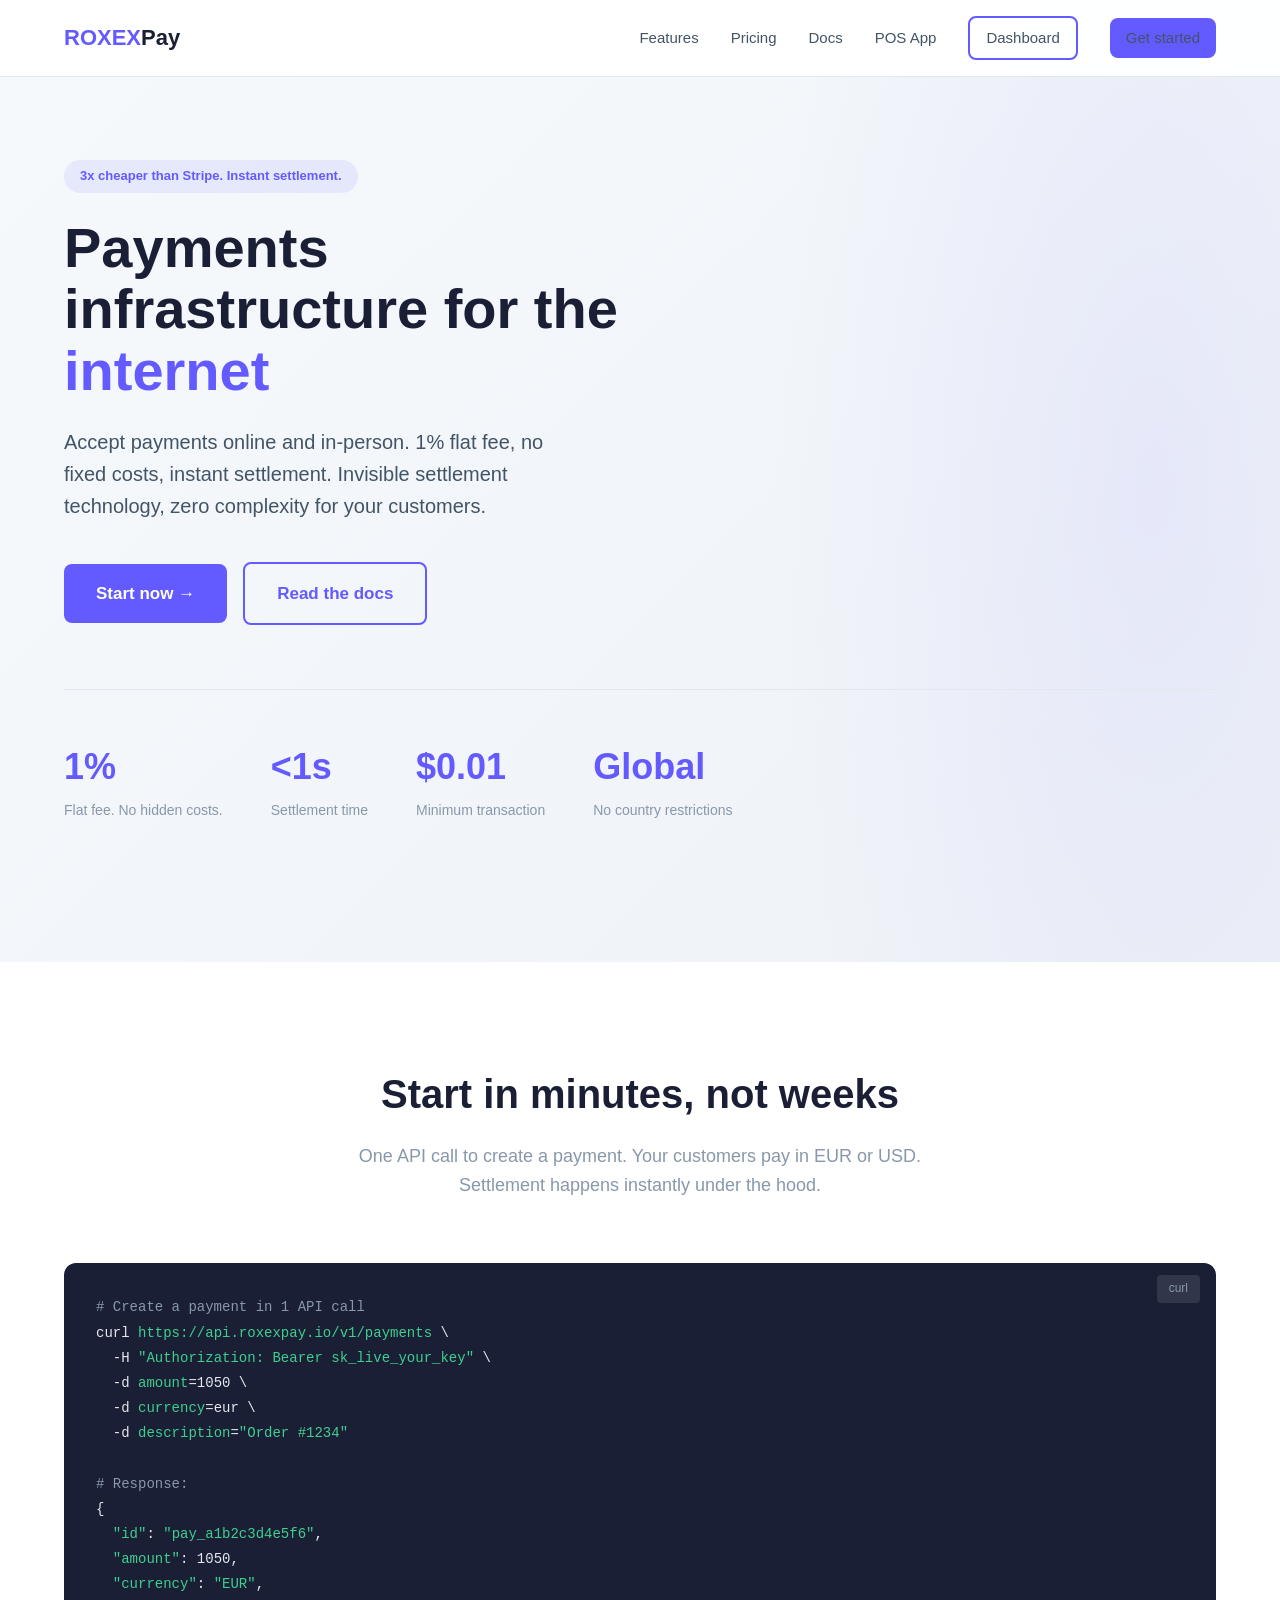
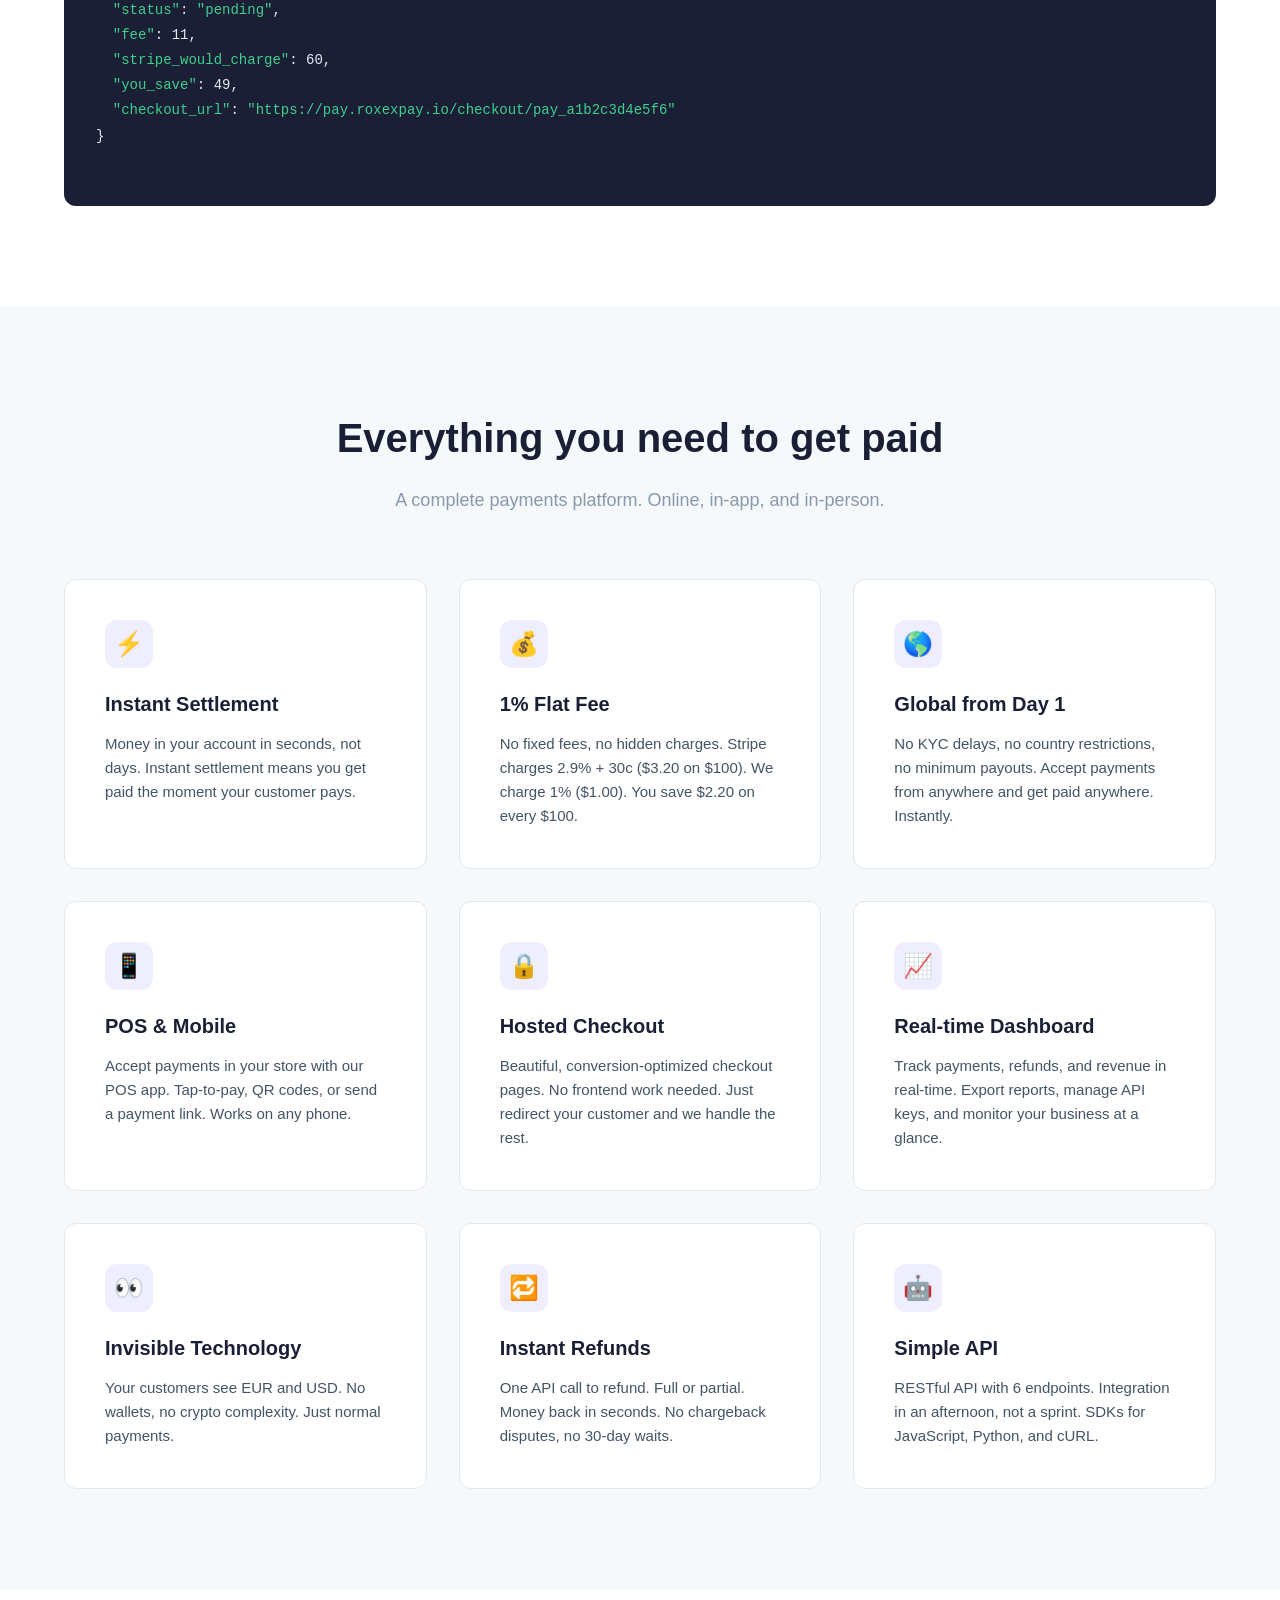
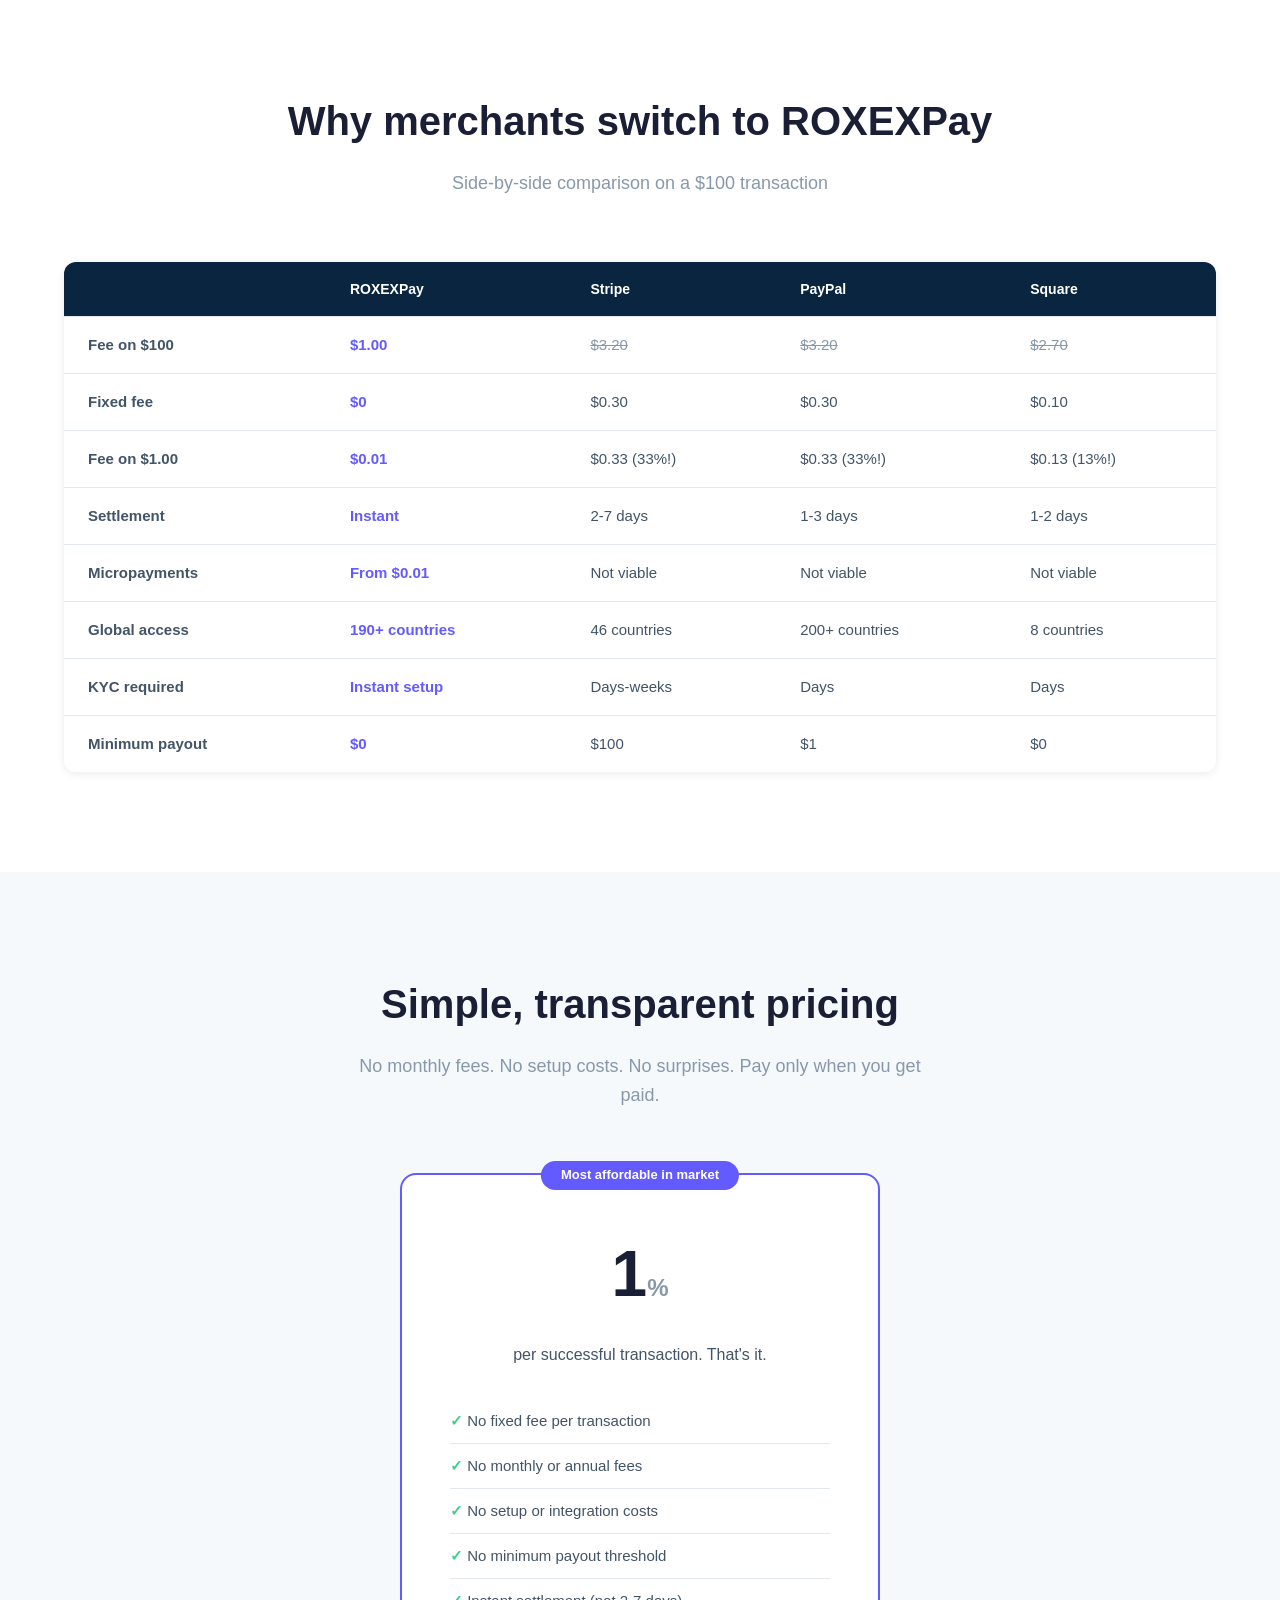
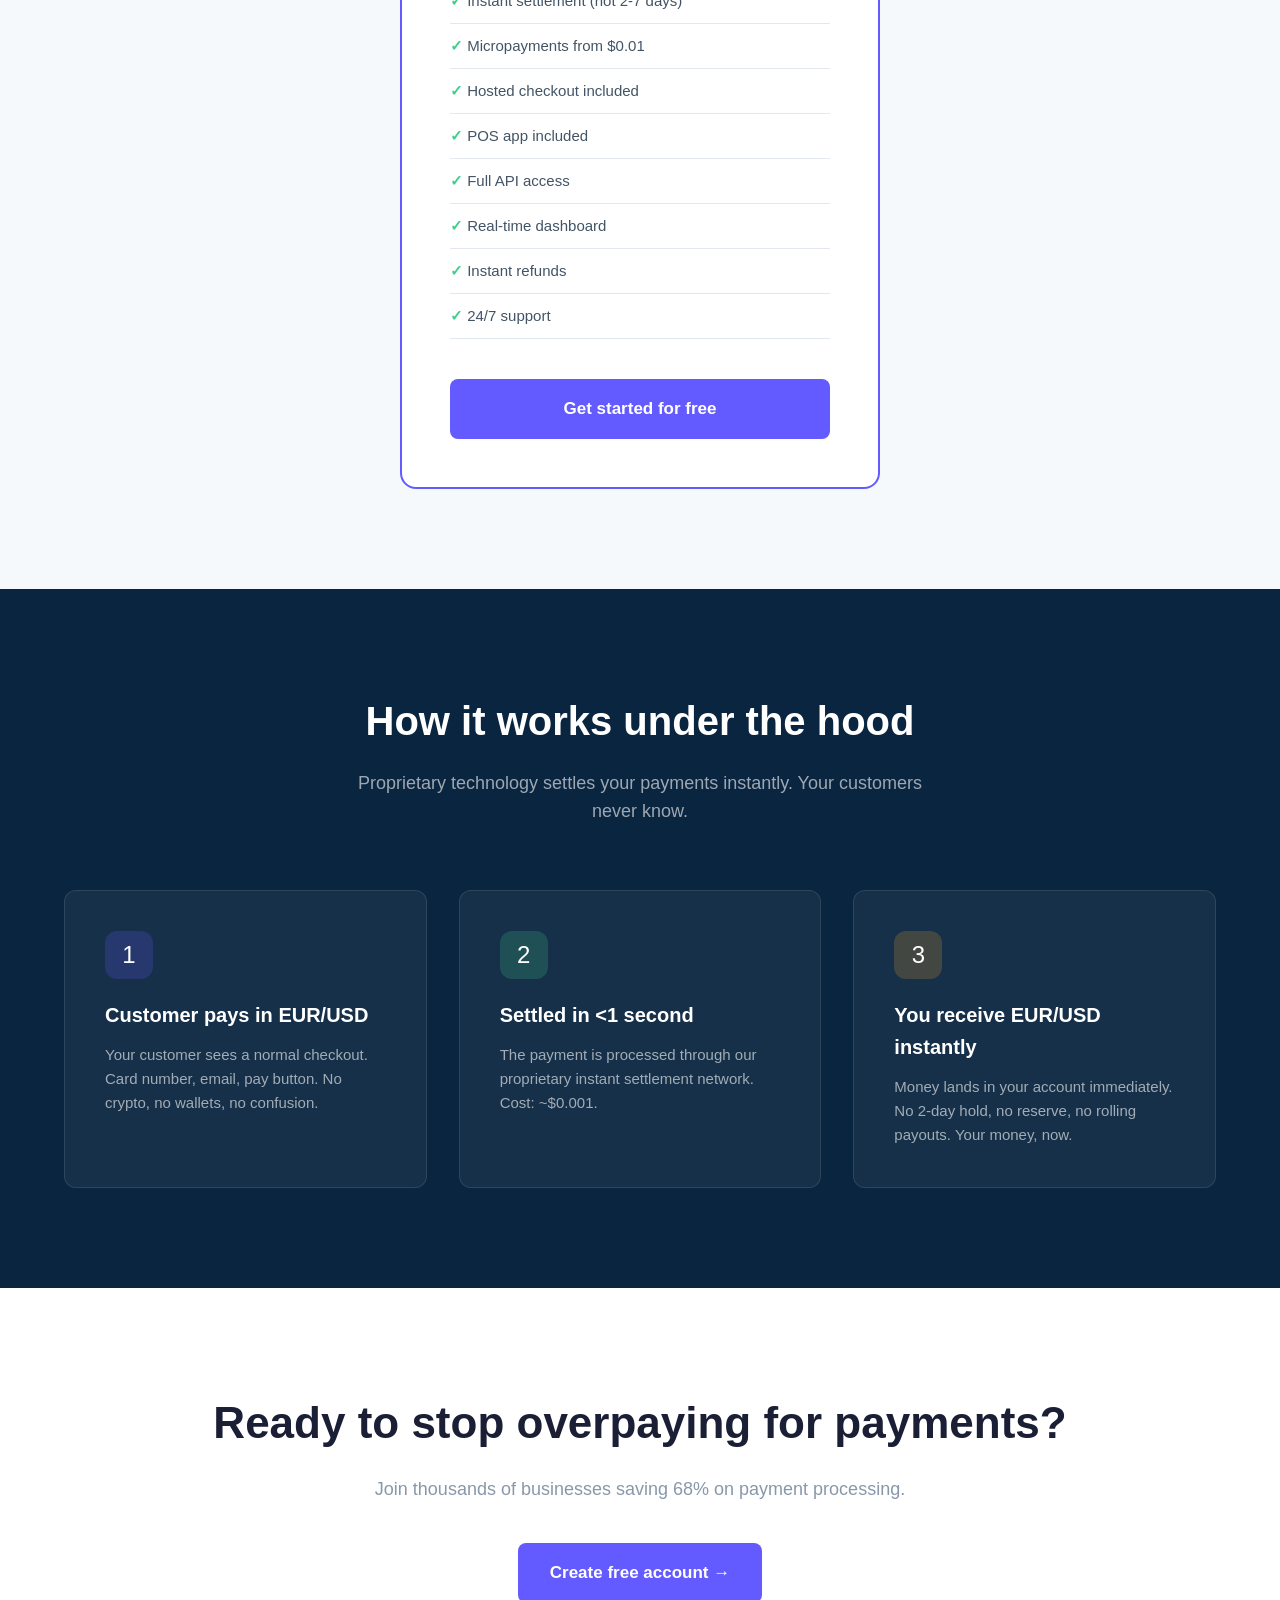
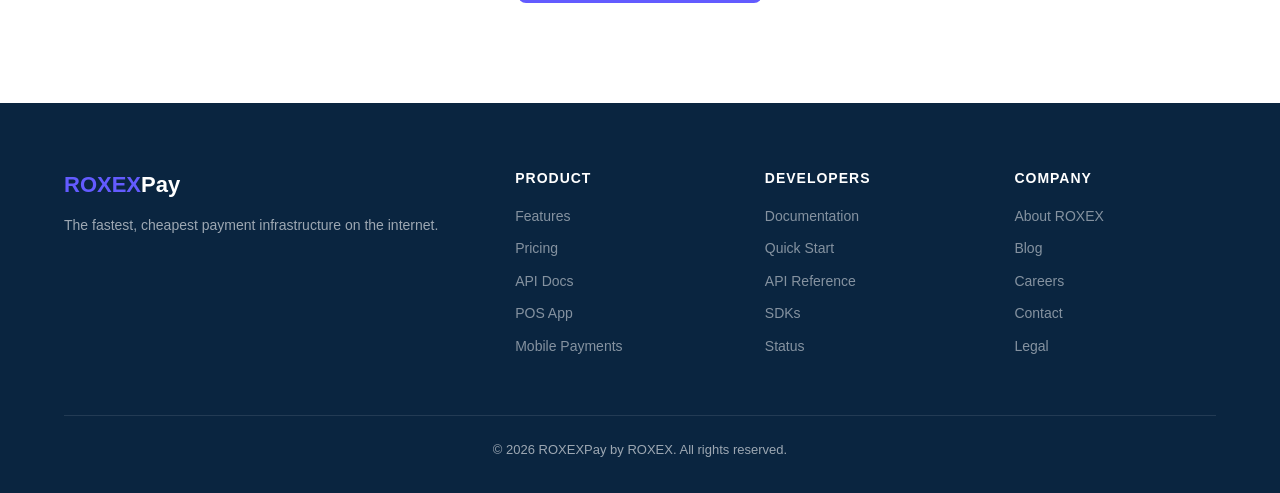
<file: web/index.html>
<!DOCTYPE html>
<html lang="en">
<head>
  <meta charset="UTF-8">
  <meta name="viewport" content="width=device-width, initial-scale=1.0">
  <title>ROXEXPay — Payments infrastructure for the internet</title>
  <link rel="stylesheet" href="css/style.css">
</head>
<body>

<!-- Nav -->
<nav class="nav">
  <div class="container">
    <a href="/" class="nav-logo"><span>ROXEX</span>Pay</a>
    <div class="nav-links">
      <a href="#features">Features</a>
      <a href="#pricing">Pricing</a>
      <a href="docs.html">Docs</a>
      <a href="app.html">POS App</a>
      <a href="dashboard.html" class="btn btn-sm btn-outline">Dashboard</a>
      <a href="dashboard.html#signup" class="btn btn-sm btn-primary">Get started</a>
    </div>
  </div>
</nav>

<!-- Hero -->
<section class="hero">
  <div class="container">
    <div class="hero-content">
      <div class="hero-badge">3x cheaper than Stripe. Instant settlement.</div>
      <h1>Payments infrastructure for the <span>internet</span></h1>
      <p>Accept payments online and in-person. 1% flat fee, no fixed costs, instant settlement. Invisible settlement technology, zero complexity for your customers.</p>
      <div class="hero-buttons">
        <a href="dashboard.html#signup" class="btn btn-primary btn-lg">Start now &rarr;</a>
        <a href="docs.html" class="btn btn-outline btn-lg">Read the docs</a>
      </div>
    </div>
    <div class="hero-stats">
      <div class="hero-stat">
        <h3>1%</h3>
        <p>Flat fee. No hidden costs.</p>
      </div>
      <div class="hero-stat">
        <h3>&lt;1s</h3>
        <p>Settlement time</p>
      </div>
      <div class="hero-stat">
        <h3>$0.01</h3>
        <p>Minimum transaction</p>
      </div>
      <div class="hero-stat">
        <h3>Global</h3>
        <p>No country restrictions</p>
      </div>
    </div>
  </div>
</section>

<!-- Code Example -->
<section class="section">
  <div class="container">
    <h2 class="section-title">Start in minutes, not weeks</h2>
    <p class="section-subtitle">One API call to create a payment. Your customers pay in EUR or USD. Settlement happens instantly under the hood.</p>
    <div class="code-block">
      <span class="code-label">curl</span>
      <pre>
<span class="code-comment"># Create a payment in 1 API call</span>
curl <span class="code-string">https://api.roxexpay.io/v1/payments</span> \
  -H <span class="code-string">"Authorization: Bearer sk_live_your_key"</span> \
  -d <span class="code-string">amount</span>=1050 \
  -d <span class="code-string">currency</span>=eur \
  -d <span class="code-string">description</span>=<span class="code-string">"Order #1234"</span>

<span class="code-comment"># Response:</span>
{
  <span class="code-string">"id"</span>: <span class="code-string">"pay_a1b2c3d4e5f6"</span>,
  <span class="code-string">"amount"</span>: 1050,
  <span class="code-string">"currency"</span>: <span class="code-string">"EUR"</span>,
  <span class="code-string">"status"</span>: <span class="code-string">"pending"</span>,
  <span class="code-string">"fee"</span>: 11,
  <span class="code-string">"stripe_would_charge"</span>: 60,
  <span class="code-string">"you_save"</span>: 49,
  <span class="code-string">"checkout_url"</span>: <span class="code-string">"https://pay.roxexpay.io/checkout/pay_a1b2c3d4e5f6"</span>
}
      </pre>
    </div>
  </div>
</section>

<!-- Features -->
<section class="section section-gray" id="features">
  <div class="container">
    <h2 class="section-title">Everything you need to get paid</h2>
    <p class="section-subtitle">A complete payments platform. Online, in-app, and in-person.</p>
    <div class="features-grid">
      <div class="feature-card">
        <div class="feature-icon">&#9889;</div>
        <h3>Instant Settlement</h3>
        <p>Money in your account in seconds, not days. Instant settlement means you get paid the moment your customer pays.</p>
      </div>
      <div class="feature-card">
        <div class="feature-icon">&#128176;</div>
        <h3>1% Flat Fee</h3>
        <p>No fixed fees, no hidden charges. Stripe charges 2.9% + 30c ($3.20 on $100). We charge 1% ($1.00). You save $2.20 on every $100.</p>
      </div>
      <div class="feature-card">
        <div class="feature-icon">&#127758;</div>
        <h3>Global from Day 1</h3>
        <p>No KYC delays, no country restrictions, no minimum payouts. Accept payments from anywhere and get paid anywhere. Instantly.</p>
      </div>
      <div class="feature-card">
        <div class="feature-icon">&#128241;</div>
        <h3>POS & Mobile</h3>
        <p>Accept payments in your store with our POS app. Tap-to-pay, QR codes, or send a payment link. Works on any phone.</p>
      </div>
      <div class="feature-card">
        <div class="feature-icon">&#128274;</div>
        <h3>Hosted Checkout</h3>
        <p>Beautiful, conversion-optimized checkout pages. No frontend work needed. Just redirect your customer and we handle the rest.</p>
      </div>
      <div class="feature-card">
        <div class="feature-icon">&#128200;</div>
        <h3>Real-time Dashboard</h3>
        <p>Track payments, refunds, and revenue in real-time. Export reports, manage API keys, and monitor your business at a glance.</p>
      </div>
      <div class="feature-card">
        <div class="feature-icon">&#128064;</div>
        <h3>Invisible Technology</h3>
        <p>Your customers see EUR and USD. No wallets, no crypto complexity. Just normal payments.</p>
      </div>
      <div class="feature-card">
        <div class="feature-icon">&#128257;</div>
        <h3>Instant Refunds</h3>
        <p>One API call to refund. Full or partial. Money back in seconds. No chargeback disputes, no 30-day waits.</p>
      </div>
      <div class="feature-card">
        <div class="feature-icon">&#129302;</div>
        <h3>Simple API</h3>
        <p>RESTful API with 6 endpoints. Integration in an afternoon, not a sprint. SDKs for JavaScript, Python, and cURL.</p>
      </div>
    </div>
  </div>
</section>

<!-- Comparison -->
<section class="section">
  <div class="container">
    <h2 class="section-title">Why merchants switch to ROXEXPay</h2>
    <p class="section-subtitle">Side-by-side comparison on a $100 transaction</p>
    <table class="comparison-table">
      <thead>
        <tr>
          <th></th>
          <th>ROXEXPay</th>
          <th>Stripe</th>
          <th>PayPal</th>
          <th>Square</th>
        </tr>
      </thead>
      <tbody>
        <tr>
          <td><strong>Fee on $100</strong></td>
          <td class="highlight">$1.00</td>
          <td class="strikethrough">$3.20</td>
          <td class="strikethrough">$3.20</td>
          <td class="strikethrough">$2.70</td>
        </tr>
        <tr>
          <td><strong>Fixed fee</strong></td>
          <td class="highlight">$0</td>
          <td>$0.30</td>
          <td>$0.30</td>
          <td>$0.10</td>
        </tr>
        <tr>
          <td><strong>Fee on $1.00</strong></td>
          <td class="highlight">$0.01</td>
          <td>$0.33 (33%!)</td>
          <td>$0.33 (33%!)</td>
          <td>$0.13 (13%!)</td>
        </tr>
        <tr>
          <td><strong>Settlement</strong></td>
          <td class="highlight">Instant</td>
          <td>2-7 days</td>
          <td>1-3 days</td>
          <td>1-2 days</td>
        </tr>
        <tr>
          <td><strong>Micropayments</strong></td>
          <td class="highlight">From $0.01</td>
          <td>Not viable</td>
          <td>Not viable</td>
          <td>Not viable</td>
        </tr>
        <tr>
          <td><strong>Global access</strong></td>
          <td class="highlight">190+ countries</td>
          <td>46 countries</td>
          <td>200+ countries</td>
          <td>8 countries</td>
        </tr>
        <tr>
          <td><strong>KYC required</strong></td>
          <td class="highlight">Instant setup</td>
          <td>Days-weeks</td>
          <td>Days</td>
          <td>Days</td>
        </tr>
        <tr>
          <td><strong>Minimum payout</strong></td>
          <td class="highlight">$0</td>
          <td>$100</td>
          <td>$1</td>
          <td>$0</td>
        </tr>
      </tbody>
    </table>
  </div>
</section>

<!-- Pricing -->
<section class="section section-gray" id="pricing">
  <div class="container">
    <h2 class="section-title">Simple, transparent pricing</h2>
    <p class="section-subtitle">No monthly fees. No setup costs. No surprises. Pay only when you get paid.</p>
    <div class="pricing-card featured">
      <div class="pricing-badge">Most affordable in market</div>
      <div class="pricing-amount">1<span>%</span></div>
      <p class="pricing-desc">per successful transaction. That's it.</p>
      <ul class="pricing-features">
        <li>No fixed fee per transaction</li>
        <li>No monthly or annual fees</li>
        <li>No setup or integration costs</li>
        <li>No minimum payout threshold</li>
        <li>Instant settlement (not 2-7 days)</li>
        <li>Micropayments from $0.01</li>
        <li>Hosted checkout included</li>
        <li>POS app included</li>
        <li>Full API access</li>
        <li>Real-time dashboard</li>
        <li>Instant refunds</li>
        <li>24/7 support</li>
      </ul>
      <a href="dashboard.html#signup" class="btn btn-primary btn-lg" style="width:100%">Get started for free</a>
    </div>
  </div>
</section>

<!-- How it works -->
<section class="section section-dark">
  <div class="container">
    <h2 class="section-title">How it works under the hood</h2>
    <p class="section-subtitle">Proprietary technology settles your payments instantly. Your customers never know.</p>
    <div class="features-grid">
      <div class="feature-card" style="background:rgba(255,255,255,0.05);border-color:rgba(255,255,255,0.1)">
        <div class="feature-icon" style="background:rgba(99,91,255,0.2)">1</div>
        <h3 style="color:white">Customer pays in EUR/USD</h3>
        <p style="color:rgba(255,255,255,0.6)">Your customer sees a normal checkout. Card number, email, pay button. No crypto, no wallets, no confusion.</p>
      </div>
      <div class="feature-card" style="background:rgba(255,255,255,0.05);border-color:rgba(255,255,255,0.1)">
        <div class="feature-icon" style="background:rgba(62,207,142,0.2)">2</div>
        <h3 style="color:white">Settled in &lt;1 second</h3>
        <p style="color:rgba(255,255,255,0.6)">The payment is processed through our proprietary instant settlement network. Cost: ~$0.001.</p>
      </div>
      <div class="feature-card" style="background:rgba(255,255,255,0.05);border-color:rgba(255,255,255,0.1)">
        <div class="feature-icon" style="background:rgba(245,166,35,0.2)">3</div>
        <h3 style="color:white">You receive EUR/USD instantly</h3>
        <p style="color:rgba(255,255,255,0.6)">Money lands in your account immediately. No 2-day hold, no reserve, no rolling payouts. Your money, now.</p>
      </div>
    </div>
  </div>
</section>

<!-- CTA -->
<section class="section cta">
  <div class="container">
    <h2 class="section-title">Ready to stop overpaying for payments?</h2>
    <p class="section-subtitle" style="text-align:center">Join thousands of businesses saving 68% on payment processing.</p>
    <a href="dashboard.html#signup" class="btn btn-primary btn-lg">Create free account &rarr;</a>
  </div>
</section>

<!-- Footer -->
<footer class="footer">
  <div class="container">
    <div class="footer-grid">
      <div class="footer-brand">
        <h3><span>ROXEX</span>Pay</h3>
        <p>The fastest, cheapest payment infrastructure on the internet.</p>
      </div>
      <div class="footer-col">
        <h4>Product</h4>
        <a href="#features">Features</a>
        <a href="#pricing">Pricing</a>
        <a href="docs.html">API Docs</a>
        <a href="app.html">POS App</a>
        <a href="app.html">Mobile Payments</a>
      </div>
      <div class="footer-col">
        <h4>Developers</h4>
        <a href="docs.html">Documentation</a>
        <a href="docs.html#quickstart">Quick Start</a>
        <a href="docs.html#api">API Reference</a>
        <a href="#">SDKs</a>
        <a href="#">Status</a>
      </div>
      <div class="footer-col">
        <h4>Company</h4>
        <a href="#">About ROXEX</a>
        <a href="#">Blog</a>
        <a href="#">Careers</a>
        <a href="#">Contact</a>
        <a href="#">Legal</a>
      </div>
    </div>
    <div class="footer-bottom">
      &copy; 2026 ROXEXPay by ROXEX. All rights reserved.
    </div>
  </div>
</footer>

</body>
</html>
</file>
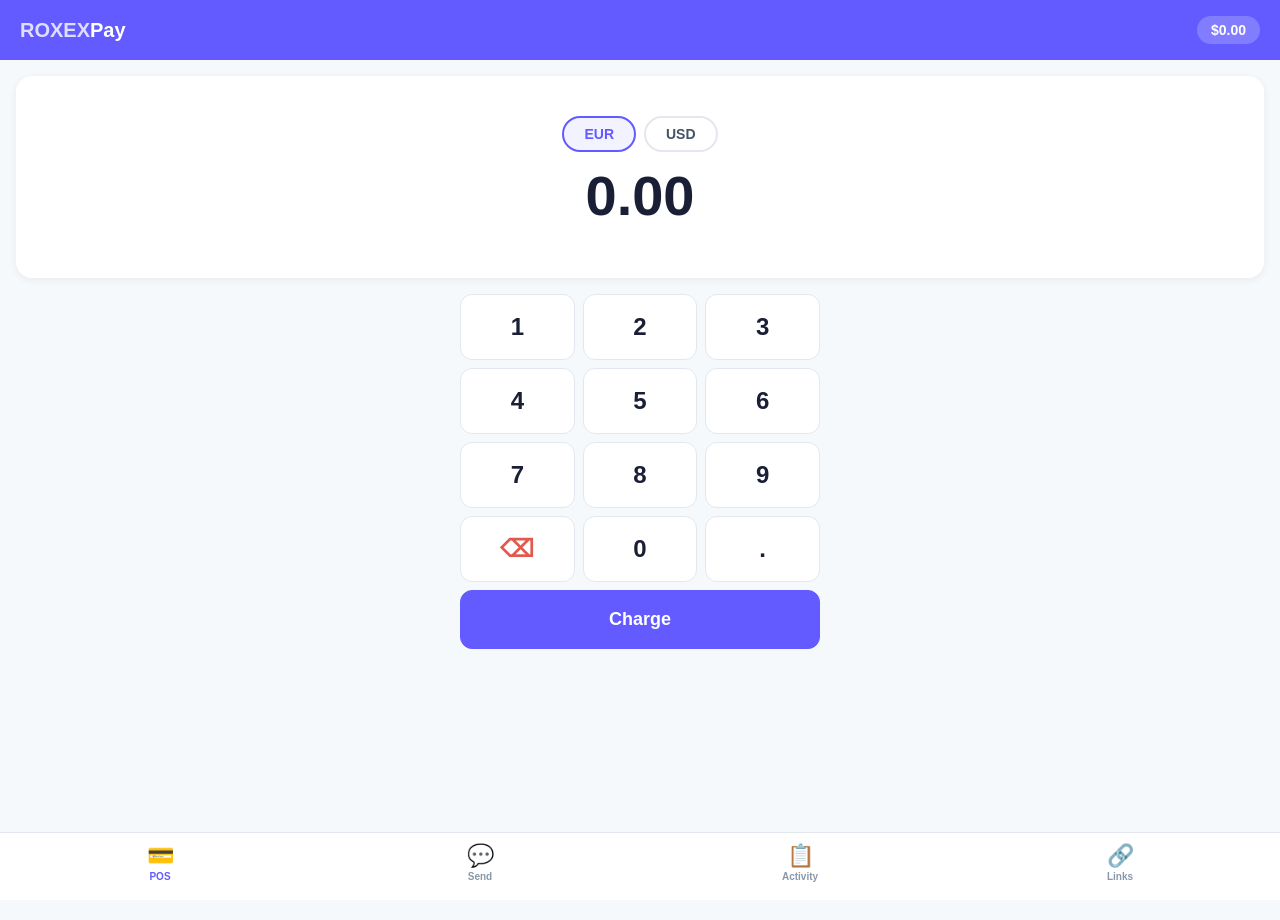
<file: web/app.html>
<!DOCTYPE html>
<html lang="en">
<head>
  <meta charset="UTF-8">
  <meta name="viewport" content="width=device-width, initial-scale=1.0, maximum-scale=1.0, user-scalable=no">
  <meta name="apple-mobile-web-app-capable" content="yes">
  <meta name="apple-mobile-web-app-status-bar-style" content="black-translucent">
  <meta name="theme-color" content="#635bff">
  <title>ROXEXPay App</title>
  <link rel="manifest" href="manifest.json">
  <style>
    :root {
      --primary: #635bff;
      --primary-dark: #4b45c6;
      --bg: #f6f9fc;
      --text: #425466;
      --text-dark: #1a1f36;
      --text-light: #8898aa;
      --white: #ffffff;
      --border: #e3e8ee;
      --success: #3ecf8e;
      --warning: #f5a623;
      --danger: #e25950;
      --radius: 12px;
    }
    * { margin: 0; padding: 0; box-sizing: border-box; }
    body {
      font-family: -apple-system, BlinkMacSystemFont, 'Segoe UI', Roboto, sans-serif;
      background: var(--bg); color: var(--text); min-height: 100vh;
      -webkit-font-smoothing: antialiased; overflow-x: hidden;
    }

    /* App Shell */
    .app-header {
      background: var(--primary); color: white; padding: 16px 20px;
      padding-top: max(16px, env(safe-area-inset-top));
      display: flex; align-items: center; justify-content: space-between;
    }
    .app-header h1 { font-size: 20px; font-weight: 700; }
    .app-header .balance-pill {
      background: rgba(255,255,255,0.2); padding: 6px 14px; border-radius: 20px;
      font-size: 14px; font-weight: 600;
    }

    .app-content {
      padding: 0 0 80px; min-height: calc(100vh - 56px);
    }

    /* Tab Bar */
    .tab-bar {
      position: fixed; bottom: 0; left: 0; right: 0;
      background: white; border-top: 1px solid var(--border);
      display: flex; padding-bottom: max(8px, env(safe-area-inset-bottom));
      z-index: 100;
    }
    .tab-bar a {
      flex: 1; display: flex; flex-direction: column; align-items: center;
      padding: 10px 0; text-decoration: none; color: var(--text-light);
      font-size: 10px; font-weight: 600; transition: color 0.2s;
    }
    .tab-bar a.active { color: var(--primary); }
    .tab-bar a .tab-icon { font-size: 22px; margin-bottom: 2px; }

    /* Screens */
    .screen { display: none; }
    .screen.active { display: block; }

    /* ─── POS Screen ─── */
    .pos-display {
      background: white; margin: 16px; border-radius: 16px;
      padding: 40px 20px; text-align: center;
      box-shadow: 0 2px 8px rgba(0,0,0,0.06);
    }
    .pos-display .currency-label {
      font-size: 14px; color: var(--text-light); font-weight: 600;
      margin-bottom: 8px;
    }
    .pos-amount-display {
      font-size: 56px; font-weight: 800; color: var(--text-dark);
      min-height: 70px; line-height: 1;
    }
    .pos-keypad {
      display: grid; grid-template-columns: repeat(3, 1fr); gap: 8px;
      margin: 16px; max-width: 360px; margin-left: auto; margin-right: auto;
    }
    .pos-keypad button {
      background: white; border: 1px solid var(--border); border-radius: 12px;
      font-size: 24px; font-weight: 600; color: var(--text-dark);
      padding: 18px; cursor: pointer; transition: all 0.15s;
    }
    .pos-keypad button:active { background: var(--bg); transform: scale(0.95); }
    .pos-keypad .key-action {
      background: var(--primary); color: white; border-color: var(--primary);
    }
    .pos-keypad .key-action:active { background: var(--primary-dark); }
    .pos-keypad .key-delete { color: var(--danger); }

    .pos-currency-toggle {
      display: flex; gap: 8px; justify-content: center; margin-bottom: 16px;
    }
    .pos-currency-toggle button {
      padding: 8px 20px; border-radius: 20px; border: 2px solid var(--border);
      background: white; font-size: 14px; font-weight: 600; color: var(--text);
      cursor: pointer;
    }
    .pos-currency-toggle button.active {
      border-color: var(--primary); background: rgba(99,91,255,0.08); color: var(--primary);
    }

    /* ─── Send Screen ─── */
    .send-section { padding: 16px; }
    .send-card {
      background: white; border-radius: 16px; padding: 24px;
      margin-bottom: 12px; box-shadow: 0 2px 8px rgba(0,0,0,0.06);
    }
    .send-card h3 { font-size: 18px; font-weight: 700; color: var(--text-dark); margin-bottom: 4px; }
    .send-card p { font-size: 13px; color: var(--text-light); margin-bottom: 16px; }
    .send-input {
      width: 100%; padding: 14px 16px; border: 2px solid var(--border);
      border-radius: var(--radius); font-size: 16px; margin-bottom: 12px;
      transition: border-color 0.2s;
    }
    .send-input:focus { outline: none; border-color: var(--primary); }
    .send-row { display: flex; gap: 8px; }
    .send-row .send-input { flex: 1; }
    .send-row select { flex: 0 0 80px; }

    .app-btn {
      width: 100%; padding: 16px; border: none; border-radius: var(--radius);
      font-size: 16px; font-weight: 700; cursor: pointer; transition: all 0.2s;
    }
    .app-btn-primary { background: var(--primary); color: white; }
    .app-btn-primary:active { background: var(--primary-dark); transform: scale(0.98); }
    .app-btn-outline {
      background: transparent; color: var(--primary); border: 2px solid var(--primary);
    }
    .app-btn-outline:active { background: rgba(99,91,255,0.08); }

    .quick-contacts {
      display: flex; gap: 16px; overflow-x: auto; padding: 8px 0;
      -webkit-overflow-scrolling: touch;
    }
    .quick-contact {
      display: flex; flex-direction: column; align-items: center; gap: 6px;
      min-width: 64px; cursor: pointer;
    }
    .quick-contact .avatar {
      width: 48px; height: 48px; border-radius: 50%;
      background: rgba(99,91,255,0.1); display: flex; align-items: center;
      justify-content: center; font-size: 18px; font-weight: 700; color: var(--primary);
    }
    .quick-contact .name { font-size: 11px; color: var(--text-light); font-weight: 500; }

    /* ─── Activity Screen ─── */
    .activity-section { padding: 16px; }
    .activity-header {
      display: flex; justify-content: space-between; align-items: center;
      margin-bottom: 16px;
    }
    .activity-header h2 { font-size: 20px; font-weight: 700; color: var(--text-dark); }
    .activity-filter {
      padding: 6px 14px; border-radius: 20px; border: 1px solid var(--border);
      background: white; font-size: 13px; color: var(--text); cursor: pointer;
    }
    .activity-item {
      background: white; border-radius: 12px; padding: 16px;
      margin-bottom: 8px; display: flex; align-items: center; gap: 14px;
      box-shadow: 0 1px 4px rgba(0,0,0,0.04);
    }
    .activity-icon {
      width: 44px; height: 44px; border-radius: 12px;
      display: flex; align-items: center; justify-content: center;
      font-size: 20px; flex-shrink: 0;
    }
    .activity-icon.incoming { background: rgba(62,207,142,0.1); }
    .activity-icon.outgoing { background: rgba(226,89,80,0.1); }
    .activity-icon.pending-icon { background: rgba(245,166,35,0.1); }
    .activity-info { flex: 1; }
    .activity-info .title { font-size: 15px; font-weight: 600; color: var(--text-dark); }
    .activity-info .subtitle { font-size: 12px; color: var(--text-light); margin-top: 2px; }
    .activity-amount { text-align: right; }
    .activity-amount .amount { font-size: 16px; font-weight: 700; }
    .activity-amount .amount.positive { color: var(--success); }
    .activity-amount .amount.negative { color: var(--text-dark); }
    .activity-amount .time { font-size: 11px; color: var(--text-light); margin-top: 2px; }

    /* ─── Links Screen ─── */
    .links-section { padding: 16px; }
    .link-creator {
      background: white; border-radius: 16px; padding: 24px;
      margin-bottom: 16px; box-shadow: 0 2px 8px rgba(0,0,0,0.06);
    }
    .link-creator h3 { font-size: 18px; font-weight: 700; color: var(--text-dark); margin-bottom: 16px; }
    .created-link {
      background: var(--text-dark); border-radius: 10px; padding: 14px;
      margin-top: 16px; display: none;
    }
    .created-link code { color: var(--success); font-size: 13px; word-break: break-all; }
    .share-buttons {
      display: flex; gap: 8px; margin-top: 12px;
    }
    .share-btn {
      flex: 1; padding: 12px; border: none; border-radius: 8px;
      font-size: 13px; font-weight: 600; cursor: pointer;
    }
    .share-wa { background: #25d366; color: white; }
    .share-copy { background: rgba(99,91,255,0.1); color: var(--primary); }
    .share-more { background: var(--bg); color: var(--text); }

    .link-history-item {
      background: white; border-radius: 12px; padding: 14px 16px;
      margin-bottom: 8px; display: flex; justify-content: space-between;
      align-items: center; box-shadow: 0 1px 4px rgba(0,0,0,0.04);
    }
    .link-history-item .link-info .link-desc { font-size: 14px; font-weight: 600; color: var(--text-dark); }
    .link-history-item .link-info .link-meta { font-size: 12px; color: var(--text-light); margin-top: 2px; }
    .link-status {
      padding: 4px 10px; border-radius: 12px; font-size: 11px; font-weight: 600;
    }
    .link-status.paid { background: rgba(62,207,142,0.1); color: var(--success); }
    .link-status.open { background: rgba(245,166,35,0.1); color: var(--warning); }

    /* ─── QR Overlay ─── */
    .qr-overlay {
      position: fixed; inset: 0; background: white; z-index: 200;
      display: none; flex-direction: column; align-items: center;
      justify-content: center; padding: 32px; text-align: center;
    }
    .qr-overlay.active { display: flex; }
    .qr-overlay .qr-amount {
      font-size: 48px; font-weight: 800; color: var(--text-dark); margin-bottom: 8px;
    }
    .qr-overlay .qr-currency {
      font-size: 18px; color: var(--text-light); margin-bottom: 32px;
    }
    .qr-box {
      width: 240px; height: 240px; background: white; border: 3px solid var(--text-dark);
      border-radius: 16px; display: flex; align-items: center; justify-content: center;
      margin-bottom: 24px;
    }
    .qr-box .qr-placeholder {
      font-size: 14px; color: var(--text-light); text-align: center; line-height: 1.4;
    }
    .qr-waiting { font-size: 15px; color: var(--text-light); margin-bottom: 32px; }
    .qr-waiting .dot-pulse { display: inline-block; animation: pulse 1.5s infinite; }
    @keyframes pulse { 0%,100% { opacity: 0.3; } 50% { opacity: 1; } }
    .qr-cancel {
      padding: 14px 48px; border: 2px solid var(--border); border-radius: var(--radius);
      background: white; font-size: 16px; font-weight: 600; color: var(--text);
      cursor: pointer;
    }
    .qr-success { display: none; }
    .qr-success .check { font-size: 64px; margin-bottom: 16px; }
    .qr-success h2 { font-size: 24px; font-weight: 700; color: var(--text-dark); }
    .qr-success p { font-size: 15px; color: var(--text-light); margin-top: 8px; }

    /* Empty state */
    .empty-state {
      text-align: center; padding: 48px 24px; color: var(--text-light);
    }
    .empty-state .empty-icon { font-size: 48px; margin-bottom: 12px; }
    .empty-state p { font-size: 14px; }
  </style>
</head>
<body>

  <!-- Header -->
  <div class="app-header">
    <h1><span style="opacity:0.8">ROXEX</span>Pay</h1>
    <div class="balance-pill" id="app-balance">$0.00</div>
  </div>

  <div class="app-content">

    <!-- ═══ POS Screen ═══ -->
    <div class="screen active" id="screen-pos">
      <div class="pos-display">
        <div class="pos-currency-toggle">
          <button class="active" onclick="setPOSCurrency('EUR')">EUR</button>
          <button onclick="setPOSCurrency('USD')">USD</button>
        </div>
        <div class="pos-amount-display" id="pos-display">0.00</div>
      </div>
      <div class="pos-keypad">
        <button onclick="posKey('1')">1</button>
        <button onclick="posKey('2')">2</button>
        <button onclick="posKey('3')">3</button>
        <button onclick="posKey('4')">4</button>
        <button onclick="posKey('5')">5</button>
        <button onclick="posKey('6')">6</button>
        <button onclick="posKey('7')">7</button>
        <button onclick="posKey('8')">8</button>
        <button onclick="posKey('9')">9</button>
        <button class="key-delete" onclick="posKey('del')">&#9003;</button>
        <button onclick="posKey('0')">0</button>
        <button onclick="posKey('.')">.</button>
        <button class="key-action" onclick="posCharge()" style="grid-column:1/-1;font-size:18px">Charge</button>
      </div>
    </div>

    <!-- ═══ Send Screen ═══ -->
    <div class="screen" id="screen-send">
      <div class="send-section">
        <!-- Quick Contacts -->
        <div class="send-card">
          <h3>Send or request</h3>
          <p>Instant payments to any phone number</p>
          <div class="quick-contacts" id="quick-contacts">
            <div class="quick-contact" onclick="fillPhone('+34 612 345 678')">
              <div class="avatar">MA</div><div class="name">Maria</div>
            </div>
            <div class="quick-contact" onclick="fillPhone('+34 698 765 432')">
              <div class="avatar">JL</div><div class="name">Jose</div>
            </div>
            <div class="quick-contact" onclick="fillPhone('+49 170 1234567')">
              <div class="avatar">AK</div><div class="name">Anna</div>
            </div>
            <div class="quick-contact" onclick="fillPhone('+1 555 0123')">
              <div class="avatar">MJ</div><div class="name">Mike</div>
            </div>
          </div>
        </div>

        <div class="send-card">
          <input class="send-input" type="tel" id="app-send-phone" placeholder="Phone number (+34 600...)">
          <div class="send-row">
            <input class="send-input" type="text" id="app-send-amount" placeholder="Amount" inputmode="decimal">
            <select class="send-input" id="app-send-currency" style="flex:0 0 80px">
              <option value="EUR">EUR</option>
              <option value="USD">USD</option>
            </select>
          </div>
          <input class="send-input" type="text" id="app-send-note" placeholder="Note (optional)">
          <div style="display:flex;gap:8px">
            <button class="app-btn app-btn-primary" style="flex:1" onclick="appSend()">Send</button>
            <button class="app-btn app-btn-outline" style="flex:1" onclick="appRequest()">Request</button>
          </div>
        </div>
      </div>
    </div>

    <!-- ═══ Activity Screen ═══ -->
    <div class="screen" id="screen-activity">
      <div class="activity-section">
        <div class="activity-header">
          <h2>Activity</h2>
          <select class="activity-filter" id="activity-filter" onchange="renderActivity()">
            <option value="all">All</option>
            <option value="incoming">Incoming</option>
            <option value="outgoing">Outgoing</option>
          </select>
        </div>
        <div id="activity-list">
          <div class="empty-state">
            <div class="empty-icon">&#128203;</div>
            <p>No transactions yet.<br>Charge a customer or send a payment to get started.</p>
          </div>
        </div>
      </div>
    </div>

    <!-- ═══ Links Screen ═══ -->
    <div class="screen" id="screen-links">
      <div class="links-section">
        <div class="link-creator">
          <h3>Create payment link</h3>
          <input class="send-input" type="text" id="app-link-amount" placeholder="Amount" inputmode="decimal">
          <div class="send-row">
            <select class="send-input" id="app-link-currency">
              <option value="EUR">EUR</option>
              <option value="USD">USD</option>
            </select>
            <input class="send-input" type="text" id="app-link-desc" placeholder="Description">
          </div>
          <button class="app-btn app-btn-primary" onclick="appCreateLink()">Generate link</button>
          <div class="created-link" id="app-link-result">
            <code id="app-link-url"></code>
            <div class="share-buttons">
              <button class="share-btn share-wa" onclick="appShareWA()">WhatsApp</button>
              <button class="share-btn share-copy" onclick="appCopyLink()">Copy</button>
              <button class="share-btn share-more" onclick="appShareNative()">Share</button>
            </div>
          </div>
        </div>
        <h3 style="font-size:16px;font-weight:700;color:var(--text-dark);margin-bottom:12px">Recent links</h3>
        <div id="links-history">
          <div class="empty-state">
            <div class="empty-icon">&#128279;</div>
            <p>No links created yet.</p>
          </div>
        </div>
      </div>
    </div>

  </div>

  <!-- QR Overlay -->
  <div class="qr-overlay" id="qr-overlay">
    <div id="qr-main">
      <div class="qr-amount" id="qr-amount">$0.00</div>
      <div class="qr-currency" id="qr-currency">EUR</div>
      <div class="qr-box">
        <div class="qr-placeholder">&#9633;&#9633;&#9633;<br>QR Code<br>&#9633;&#9633;&#9633;</div>
      </div>
      <div class="qr-waiting">Waiting for payment<span class="dot-pulse">...</span></div>
      <button class="qr-cancel" onclick="closeQR()">Cancel</button>
    </div>
    <div class="qr-success" id="qr-success">
      <div class="check">&#10003;</div>
      <h2>Payment received!</h2>
      <p id="qr-success-detail"></p>
    </div>
  </div>

  <!-- Tab Bar -->
  <div class="tab-bar">
    <a href="#" class="active" onclick="showTab('pos')">
      <span class="tab-icon">&#128179;</span>POS
    </a>
    <a href="#" onclick="showTab('send')">
      <span class="tab-icon">&#128172;</span>Send
    </a>
    <a href="#" onclick="showTab('activity')">
      <span class="tab-icon">&#128203;</span>Activity
    </a>
    <a href="#" onclick="showTab('links')">
      <span class="tab-icon">&#128279;</span>Links
    </a>
  </div>

  <script>
    // ─── State ───
    let posCurrency = 'EUR';
    let posValue = '';
    let transactions = JSON.parse(localStorage.getItem('roxexpay_app_tx') || '[]');
    let links = JSON.parse(localStorage.getItem('roxexpay_app_links') || '[]');

    // ─── Tabs ───
    function showTab(name) {
      document.querySelectorAll('.screen').forEach(function(s) { s.classList.remove('active'); });
      document.getElementById('screen-' + name).classList.add('active');
      document.querySelectorAll('.tab-bar a').forEach(function(a, i) {
        a.classList.toggle('active', ['pos','send','activity','links'][i] === name);
      });
      if (name === 'activity') renderActivity();
    }

    // ─── POS ───
    function setPOSCurrency(c) {
      posCurrency = c;
      document.querySelectorAll('.pos-currency-toggle button').forEach(function(b) {
        b.classList.toggle('active', b.textContent === c);
      });
    }

    function posKey(k) {
      if (k === 'del') {
        posValue = posValue.slice(0, -1);
      } else if (k === '.') {
        if (posValue.indexOf('.') === -1) posValue += posValue ? '.' : '0.';
      } else {
        if (posValue.indexOf('.') !== -1 && posValue.split('.')[1].length >= 2) return;
        posValue += k;
      }
      document.getElementById('pos-display').textContent = posValue || '0.00';
    }

    function posCharge() {
      var amount = parseFloat(posValue);
      if (!amount || amount <= 0) return alert('Enter an amount');
      var cents = Math.round(amount * 100);

      // Show QR
      document.getElementById('qr-amount').textContent =
        (posCurrency === 'EUR' ? '\u20AC' : '$') + amount.toFixed(2);
      document.getElementById('qr-currency').textContent = posCurrency;
      document.getElementById('qr-overlay').classList.add('active');
      document.getElementById('qr-main').style.display = 'block';
      document.getElementById('qr-success').style.display = 'none';

      // Simulate payment after 2.5s
      setTimeout(function() {
        var fee = Math.max(1, Math.round(cents * 0.01));
        transactions.unshift({
          id: 'pay_' + randomHex(12),
          type: 'incoming',
          amount: cents,
          fee: fee,
          currency: posCurrency,
          description: 'POS payment',
          time: Date.now()
        });
        saveTx();
        updateBalance();

        document.getElementById('qr-main').style.display = 'none';
        document.getElementById('qr-success').style.display = 'block';
        document.getElementById('qr-success-detail').textContent =
          (posCurrency === 'EUR' ? '\u20AC' : '$') + amount.toFixed(2) + ' ' + posCurrency + ' received';

        posValue = '';
        document.getElementById('pos-display').textContent = '0.00';

        setTimeout(function() { closeQR(); }, 2000);
      }, 2500);
    }

    function closeQR() {
      document.getElementById('qr-overlay').classList.remove('active');
    }

    // ─── Send ───
    function fillPhone(phone) {
      document.getElementById('app-send-phone').value = phone;
      document.getElementById('app-send-amount').focus();
    }

    function appSend() {
      var phone = document.getElementById('app-send-phone').value.trim();
      var amount = parseFloat(document.getElementById('app-send-amount').value);
      var currency = document.getElementById('app-send-currency').value;
      var note = document.getElementById('app-send-note').value.trim();
      if (!phone) return alert('Enter a phone number');
      if (!amount || amount <= 0) return alert('Enter a valid amount');

      var cents = Math.round(amount * 100);
      var fee = Math.max(1, Math.round(cents * 0.01));
      transactions.unshift({
        id: 'pay_' + randomHex(12),
        type: 'outgoing',
        amount: cents,
        fee: fee,
        currency: currency,
        description: 'Sent to ' + phone + (note ? ' \u2014 ' + note : ''),
        time: Date.now()
      });
      saveTx();
      updateBalance();
      clearSendForm();
      alert('Sent ' + (currency === 'EUR' ? '\u20AC' : '$') + amount.toFixed(2) + ' to ' + phone);
    }

    function appRequest() {
      var phone = document.getElementById('app-send-phone').value.trim();
      var amount = parseFloat(document.getElementById('app-send-amount').value);
      var currency = document.getElementById('app-send-currency').value;
      var note = document.getElementById('app-send-note').value.trim();
      if (!phone) return alert('Enter a phone number');
      if (!amount || amount <= 0) return alert('Enter a valid amount');

      var cents = Math.round(amount * 100);
      transactions.unshift({
        id: 'pay_' + randomHex(12),
        type: 'pending',
        amount: cents,
        fee: 0,
        currency: currency,
        description: 'Requested from ' + phone + (note ? ' \u2014 ' + note : ''),
        time: Date.now()
      });
      saveTx();
      clearSendForm();
      alert('Requested ' + (currency === 'EUR' ? '\u20AC' : '$') + amount.toFixed(2) + ' from ' + phone);
    }

    function clearSendForm() {
      document.getElementById('app-send-phone').value = '';
      document.getElementById('app-send-amount').value = '';
      document.getElementById('app-send-note').value = '';
    }

    // ─── Activity ───
    function renderActivity() {
      var filter = document.getElementById('activity-filter').value;
      var filtered = transactions.filter(function(t) {
        if (filter === 'all') return true;
        return t.type === filter;
      });

      var list = document.getElementById('activity-list');
      if (filtered.length === 0) {
        list.innerHTML = '<div class="empty-state"><div class="empty-icon">&#128203;</div><p>No transactions yet.</p></div>';
        return;
      }

      list.innerHTML = filtered.map(function(t) {
        var icon = t.type === 'incoming' ? '&#8595;' : t.type === 'outgoing' ? '&#8593;' : '&#8635;';
        var iconClass = t.type === 'incoming' ? 'incoming' : t.type === 'outgoing' ? 'outgoing' : 'pending-icon';
        var sign = t.type === 'incoming' ? '+' : t.type === 'outgoing' ? '-' : '';
        var amtClass = t.type === 'incoming' ? 'positive' : 'negative';
        var sym = t.currency === 'EUR' ? '\u20AC' : '$';
        return '<div class="activity-item">' +
          '<div class="activity-icon ' + iconClass + '">' + icon + '</div>' +
          '<div class="activity-info"><div class="title">' + t.description + '</div>' +
          '<div class="subtitle">' + t.id + '</div></div>' +
          '<div class="activity-amount"><div class="amount ' + amtClass + '">' + sign + sym + (t.amount / 100).toFixed(2) + '</div>' +
          '<div class="time">' + timeAgo(t.time) + '</div></div></div>';
      }).join('');
    }

    // ─── Links ───
    function appCreateLink() {
      var amount = parseFloat(document.getElementById('app-link-amount').value);
      var currency = document.getElementById('app-link-currency').value;
      var desc = document.getElementById('app-link-desc').value.trim();
      if (!amount || amount <= 0) return alert('Enter an amount');

      var linkId = randomHex(8);
      var url = 'https://pay.roxexpay.io/link/' + linkId;
      var cents = Math.round(amount * 100);

      links.unshift({
        id: linkId,
        amount: cents,
        currency: currency,
        description: desc || 'Payment link',
        url: url,
        status: 'open',
        time: Date.now()
      });
      localStorage.setItem('roxexpay_app_links', JSON.stringify(links));

      document.getElementById('app-link-url').textContent = url;
      document.getElementById('app-link-result').style.display = 'block';
      renderLinks();
    }

    function appShareWA() {
      var url = document.getElementById('app-link-url').textContent;
      window.open('https://wa.me/?text=' + encodeURIComponent('Pay here: ' + url), '_blank');
    }

    function appCopyLink() {
      var url = document.getElementById('app-link-url').textContent;
      navigator.clipboard.writeText(url).then(function() { alert('Copied!'); });
    }

    function appShareNative() {
      var url = document.getElementById('app-link-url').textContent;
      if (navigator.share) {
        navigator.share({ title: 'ROXEXPay Payment', url: url });
      } else {
        appCopyLink();
      }
    }

    function renderLinks() {
      var container = document.getElementById('links-history');
      if (links.length === 0) {
        container.innerHTML = '<div class="empty-state"><div class="empty-icon">&#128279;</div><p>No links created yet.</p></div>';
        return;
      }
      container.innerHTML = links.map(function(l) {
        var sym = l.currency === 'EUR' ? '\u20AC' : '$';
        return '<div class="link-history-item">' +
          '<div class="link-info"><div class="link-desc">' + l.description + '</div>' +
          '<div class="link-meta">' + sym + (l.amount / 100).toFixed(2) + ' ' + l.currency + ' \u00B7 ' + timeAgo(l.time) + '</div></div>' +
          '<span class="link-status ' + l.status + '">' + l.status + '</span></div>';
      }).join('');
    }

    // ─── Helpers ───
    function randomHex(n) {
      var arr = new Uint8Array(n);
      crypto.getRandomValues(arr);
      return Array.from(arr).map(function(b) { return b.toString(16).padStart(2, '0'); }).join('');
    }

    function timeAgo(ts) {
      var d = Date.now() - ts;
      if (d < 60000) return 'just now';
      if (d < 3600000) return Math.floor(d / 60000) + 'm ago';
      if (d < 86400000) return Math.floor(d / 3600000) + 'h ago';
      return new Date(ts).toLocaleDateString();
    }

    function saveTx() {
      localStorage.setItem('roxexpay_app_tx', JSON.stringify(transactions));
    }

    function updateBalance() {
      var bal = transactions.reduce(function(s, t) {
        if (t.type === 'incoming') return s + t.amount - t.fee;
        if (t.type === 'outgoing') return s - t.amount;
        return s;
      }, 0);
      document.getElementById('app-balance').textContent = '$' + (Math.max(0, bal) / 100).toFixed(2);
    }

    // Init
    updateBalance();
    renderLinks();
  </script>

</body>
</html>
</file>
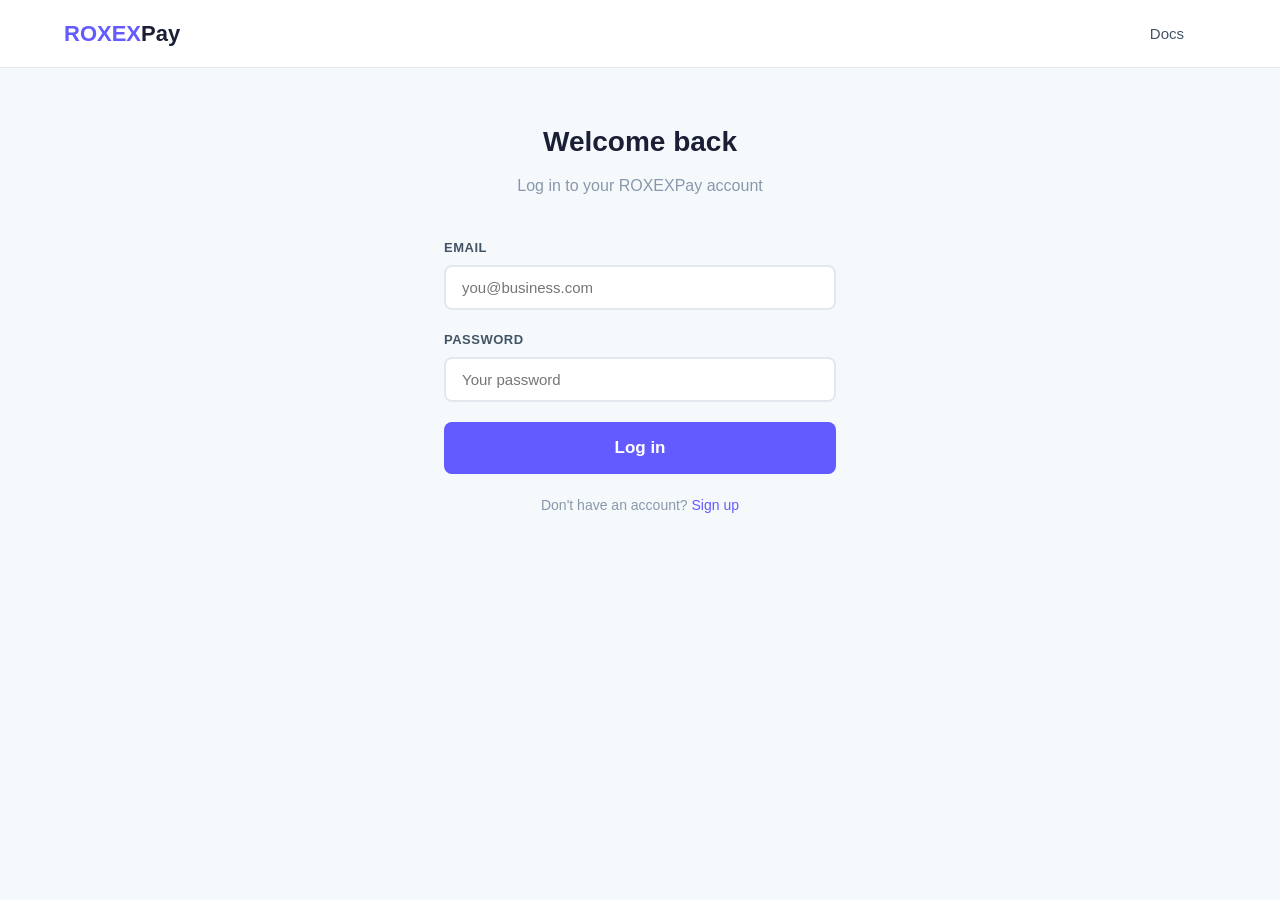
<file: web/dashboard.html>
<!DOCTYPE html>
<html lang="en">
<head>
  <meta charset="UTF-8">
  <meta name="viewport" content="width=device-width, initial-scale=1.0">
  <title>ROXEXPay — Dashboard</title>
  <link rel="stylesheet" href="css/style.css">
</head>
<body>

<!-- Nav -->
<nav class="nav">
  <div class="container">
    <a href="index.html" class="nav-logo"><span>ROXEX</span>Pay</a>
    <div class="nav-links">
      <a href="docs.html">Docs</a>
      <span id="nav-user" style="font-size:14px;color:var(--text-light)"></span>
      <a href="#" id="nav-logout" class="btn btn-sm btn-outline" style="display:none" onclick="logout()">Logout</a>
    </div>
  </div>
</nav>

<!-- Auth Screen -->
<div id="auth-screen" style="padding-top:120px;min-height:100vh;background:var(--bg)">
  <div class="container" style="max-width:440px">

    <!-- Login -->
    <div id="login-form">
      <div style="text-align:center;margin-bottom:40px">
        <h1 style="font-size:28px;color:var(--text-dark);margin-bottom:8px">Welcome back</h1>
        <p style="color:var(--text-light)">Log in to your ROXEXPay account</p>
      </div>
      <div class="form-group">
        <label>Email</label>
        <input type="email" id="login-email" placeholder="you@business.com">
      </div>
      <div class="form-group">
        <label>Password</label>
        <input type="password" id="login-password" placeholder="Your password">
      </div>
      <button class="btn btn-primary btn-lg" style="width:100%" onclick="handleLogin()">Log in</button>
      <p style="text-align:center;margin-top:20px;font-size:14px;color:var(--text-light)">
        Don't have an account? <a href="#" onclick="showSignup()">Sign up</a>
      </p>
    </div>

    <!-- Signup -->
    <div id="signup-form" style="display:none">
      <div style="text-align:center;margin-bottom:40px">
        <h1 style="font-size:28px;color:var(--text-dark);margin-bottom:8px">Create your account</h1>
        <p style="color:var(--text-light)">Start accepting payments in minutes</p>
      </div>
      <div class="form-group">
        <label>Business name</label>
        <input type="text" id="signup-name" placeholder="Your business name">
      </div>
      <div class="form-group">
        <label>Email</label>
        <input type="email" id="signup-email" placeholder="you@business.com">
      </div>
      <div class="form-group">
        <label>Password (min 8 characters)</label>
        <input type="password" id="signup-password" placeholder="Choose a strong password">
      </div>
      <div class="form-group">
        <label>Country</label>
        <select id="signup-country">
          <option value="">Select your country</option>
          <option>Spain</option><option>Germany</option><option>France</option>
          <option>Italy</option><option>Portugal</option><option>Netherlands</option>
          <option>United Kingdom</option><option>United States</option>
          <option>Argentina</option><option>Mexico</option><option>Colombia</option>
          <option>Brazil</option><option>Nigeria</option><option>India</option>
          <option>Japan</option><option>Other</option>
        </select>
      </div>
      <button class="btn btn-primary btn-lg" style="width:100%" onclick="handleSignup()">Create account</button>
      <p style="text-align:center;margin-top:20px;font-size:14px;color:var(--text-light)">
        Already have an account? <a href="#" onclick="showLogin()">Log in</a>
      </p>
    </div>
  </div>
</div>

<!-- Dashboard -->
<div id="dashboard-screen" style="display:none">
  <div class="dash-layout">
    <!-- Sidebar -->
    <aside class="dash-sidebar">
      <a href="#" class="active" onclick="showSection('overview')">&#9776; Overview</a>
      <a href="#" onclick="showSection('payments')">&#128179; Payments</a>
      <a href="#" onclick="showSection('pos')">&#128241; POS & Mobile</a>
      <a href="#" onclick="showSection('api-keys')">&#128273; API Keys</a>
      <a href="#" onclick="showSection('settings')">&#9881; Settings</a>
    </aside>

    <!-- Main -->
    <main class="dash-main">

      <!-- Overview -->
      <div id="section-overview">
        <div class="dash-header">
          <h1>Overview</h1>
        </div>
        <div class="dash-cards">
          <div class="dash-card">
            <label>Balance</label>
            <div class="value" id="dash-balance">$0.00</div>
            <div class="change">Available now</div>
          </div>
          <div class="dash-card">
            <label>Today's Revenue</label>
            <div class="value" id="dash-today">$0.00</div>
            <div class="change" id="dash-today-change"></div>
          </div>
          <div class="dash-card">
            <label>Transactions</label>
            <div class="value" id="dash-txcount">0</div>
            <div class="change">Total payments</div>
          </div>
          <div class="dash-card">
            <label>Saved vs Stripe</label>
            <div class="value" id="dash-saved">$0.00</div>
            <div class="change">In processing fees</div>
          </div>
        </div>

        <!-- Recent Payments Table -->
        <div class="dash-table">
          <div style="padding:16px 20px;display:flex;justify-content:space-between;align-items:center">
            <strong style="font-size:16px;color:var(--text-dark)">Recent payments</strong>
            <a href="#" onclick="showSection('payments')" style="font-size:13px">View all &rarr;</a>
          </div>
          <table>
            <thead>
              <tr>
                <th>ID</th><th>Amount</th><th>Fee</th><th>Status</th><th>Description</th><th>Time</th>
              </tr>
            </thead>
            <tbody id="recent-payments-body">
              <tr><td colspan="6" style="text-align:center;color:var(--text-light);padding:40px">No payments yet. Integrate the API to start receiving payments.</td></tr>
            </tbody>
          </table>
        </div>
      </div>

      <!-- Payments Section -->
      <div id="section-payments" style="display:none">
        <div class="dash-header" style="display:flex;justify-content:space-between;align-items:center">
          <h1>Payments</h1>
          <button class="btn btn-primary btn-sm" onclick="createTestPayment()">+ Create test payment</button>
        </div>
        <div class="dash-table">
          <table>
            <thead>
              <tr>
                <th>Payment ID</th><th>Amount</th><th>Currency</th><th>Fee (1%)</th><th>Net</th><th>Stripe would charge</th><th>You saved</th><th>Status</th>
              </tr>
            </thead>
            <tbody id="all-payments-body">
              <tr><td colspan="8" style="text-align:center;color:var(--text-light);padding:40px">No payments yet.</td></tr>
            </tbody>
          </table>
        </div>
      </div>

      <!-- POS & Mobile -->
      <div id="section-pos" style="display:none">
        <div class="dash-header">
          <h1>POS & Mobile Payments</h1>
        </div>
        <div class="features-grid" style="grid-template-columns:repeat(2,1fr)">
          <div class="feature-card">
            <div class="feature-icon">&#128241;</div>
            <h3>POS App</h3>
            <p>Turn any phone or tablet into a payment terminal. Enter the amount, show QR code or send payment link.</p>
            <br>
            <a href="#" class="btn btn-primary btn-sm" onclick="openPOS()">Open POS</a>
            <a href="#" class="btn btn-outline btn-sm" style="margin-left:8px">Download App</a>
          </div>
          <div class="feature-card">
            <div class="feature-icon">&#128172;</div>
            <h3>Send to Mobile</h3>
            <p>Request or send payments to any phone number. Like Bizum or Revolut, but with just 1% fee.</p>
            <br>
            <a href="#" class="btn btn-primary btn-sm" onclick="openSendMobile()">Send payment</a>
          </div>
          <div class="feature-card">
            <div class="feature-icon">&#128279;</div>
            <h3>Payment Links</h3>
            <p>Create a link and share via WhatsApp, email, or SMS. Customer clicks, pays, done. No website needed.</p>
            <br>
            <a href="#" class="btn btn-primary btn-sm" onclick="createPaymentLink()">Create link</a>
          </div>
          <div class="feature-card">
            <div class="feature-icon">&#128200;</div>
            <h3>QR Payments</h3>
            <p>Generate QR codes with the amount pre-filled. Customer scans, confirms, instant payment. Perfect for retail.</p>
            <br>
            <a href="#" class="btn btn-primary btn-sm">Generate QR</a>
          </div>
        </div>
      </div>

      <!-- API Keys -->
      <div id="section-api-keys" style="display:none">
        <div class="dash-header">
          <h1>API Keys</h1>
          <p style="color:var(--text-light);margin-top:4px">Use these keys to authenticate API requests.</p>
        </div>
        <div style="max-width:640px">
          <label style="font-size:13px;font-weight:600;color:var(--text);text-transform:uppercase;letter-spacing:0.5px;display:block;margin-bottom:8px">Secret Key (use in backend only)</label>
          <div class="api-key-box">
            <code id="secret-key-display">sk_live_••••••••••••••••</code>
            <button onclick="toggleKey('secret')">Reveal</button>
          </div>
          <label style="font-size:13px;font-weight:600;color:var(--text);text-transform:uppercase;letter-spacing:0.5px;display:block;margin-bottom:8px;margin-top:24px">Public Key (safe for frontend)</label>
          <div class="api-key-box">
            <code id="public-key-display">pk_live_••••••••••••••••</code>
            <button onclick="toggleKey('public')">Reveal</button>
          </div>
          <div style="margin-top:32px;padding:20px;background:rgba(99,91,255,0.05);border-radius:8px;border:1px solid rgba(99,91,255,0.15)">
            <strong style="color:var(--text-dark);font-size:14px">Quick integration</strong>
            <div class="code-block" style="margin-top:12px;padding:16px">
              <pre style="font-size:13px">
curl -X POST <span class="code-string">http://localhost:3000/v1/payments</span> \
  -H <span class="code-string">"Authorization: Bearer <span id="curl-key">sk_live_your_key</span>"</span> \
  -d <span class="code-string">'{"amount":1000,"currency":"EUR","description":"Test"}'</span></pre>
            </div>
          </div>
        </div>
      </div>

      <!-- Settings -->
      <div id="section-settings" style="display:none">
        <div class="dash-header">
          <h1>Settings</h1>
        </div>
        <div style="max-width:560px">
          <div class="form-group">
            <label>Business name</label>
            <input type="text" id="settings-name" value="">
          </div>
          <div class="form-group">
            <label>Email</label>
            <input type="email" id="settings-email" value="">
          </div>
          <div class="form-group">
            <label>Default currency</label>
            <select id="settings-currency">
              <option value="EUR">EUR - Euro</option>
              <option value="USD">USD - US Dollar</option>
            </select>
          </div>
          <div class="form-group">
            <label>Webhook URL (optional)</label>
            <input type="url" id="settings-webhook" placeholder="https://yourdomain.com/webhooks/roxexpay">
          </div>
          <button class="btn btn-primary" onclick="saveSettings()">Save changes</button>
        </div>
      </div>

    </main>
  </div>
</div>

<!-- POS Modal -->
<div id="pos-modal" class="modal-overlay" style="display:none">
  <div class="modal" style="width:380px;text-align:center">
    <h2>Point of Sale</h2>
    <p style="color:var(--text-light);margin-bottom:24px">Enter amount to charge</p>
    <input type="text" id="pos-amount" placeholder="0.00" style="font-size:48px;text-align:center;width:100%;border:2px solid var(--border);border-radius:8px;padding:16px;font-weight:700;color:var(--text-dark);margin-bottom:8px">
    <select id="pos-currency" style="width:100%;padding:12px;border:2px solid var(--border);border-radius:8px;font-size:16px;margin-bottom:24px">
      <option value="EUR">EUR</option>
      <option value="USD">USD</option>
    </select>
    <button class="btn btn-primary btn-lg" style="width:100%" onclick="posCharge()">Charge</button>
    <button class="btn btn-outline btn-sm" style="width:100%;margin-top:12px" onclick="closePOS()">Cancel</button>
    <div id="pos-qr" style="display:none;margin-top:24px;padding:24px;background:var(--bg);border-radius:12px">
      <div style="width:200px;height:200px;margin:0 auto;background:white;border:2px solid var(--border);border-radius:8px;display:flex;align-items:center;justify-content:center;font-size:14px;color:var(--text-light)">
        [QR Code]<br>Payment link
      </div>
      <p style="margin-top:12px;font-size:13px;color:var(--text-light)">Customer scans to pay</p>
      <div id="pos-status" style="margin-top:12px;font-weight:600"></div>
    </div>
  </div>
</div>

<!-- Send to Mobile Modal -->
<div id="send-modal" class="modal-overlay" style="display:none">
  <div class="modal">
    <h2>Send to Mobile</h2>
    <p style="color:var(--text-light);margin-bottom:24px">Send or request a payment via phone number</p>
    <div class="form-group">
      <label>Phone number</label>
      <input type="tel" id="send-phone" placeholder="+34 600 123 456">
    </div>
    <div class="form-group">
      <label>Amount</label>
      <input type="text" id="send-amount" placeholder="10.00">
    </div>
    <div class="form-group">
      <label>Currency</label>
      <select id="send-currency">
        <option value="EUR">EUR</option>
        <option value="USD">USD</option>
      </select>
    </div>
    <div class="form-group">
      <label>Note (optional)</label>
      <input type="text" id="send-note" placeholder="Dinner split, invoice, etc.">
    </div>
    <div style="display:flex;gap:12px">
      <button class="btn btn-primary" style="flex:1" onclick="sendPayment()">Send money</button>
      <button class="btn btn-outline" style="flex:1" onclick="requestPayment()">Request money</button>
    </div>
    <button class="btn btn-sm" style="width:100%;margin-top:12px;color:var(--text-light)" onclick="closeSendMobile()">Cancel</button>
  </div>
</div>

<!-- Payment Link Modal -->
<div id="link-modal" class="modal-overlay" style="display:none">
  <div class="modal">
    <h2>Create Payment Link</h2>
    <div class="form-group">
      <label>Amount</label>
      <input type="text" id="link-amount" placeholder="25.00">
    </div>
    <div class="form-group">
      <label>Currency</label>
      <select id="link-currency"><option value="EUR">EUR</option><option value="USD">USD</option></select>
    </div>
    <div class="form-group">
      <label>Description</label>
      <input type="text" id="link-desc" placeholder="What's this payment for?">
    </div>
    <button class="btn btn-primary" style="width:100%" onclick="generateLink()">Generate link</button>
    <div id="link-result" style="display:none;margin-top:20px">
      <div class="api-key-box">
        <code id="link-url" style="font-size:12px"></code>
        <button onclick="copyLink()">Copy</button>
      </div>
      <div style="display:flex;gap:8px;margin-top:12px">
        <button class="btn btn-sm btn-outline" style="flex:1" onclick="shareWhatsApp()">WhatsApp</button>
        <button class="btn btn-sm btn-outline" style="flex:1">Email</button>
        <button class="btn btn-sm btn-outline" style="flex:1">SMS</button>
      </div>
    </div>
    <button class="btn btn-sm" style="width:100%;margin-top:12px;color:var(--text-light)" onclick="closeLinkModal()">Cancel</button>
  </div>
</div>

<script src="js/app.js"></script>
</body>
</html>
</file>
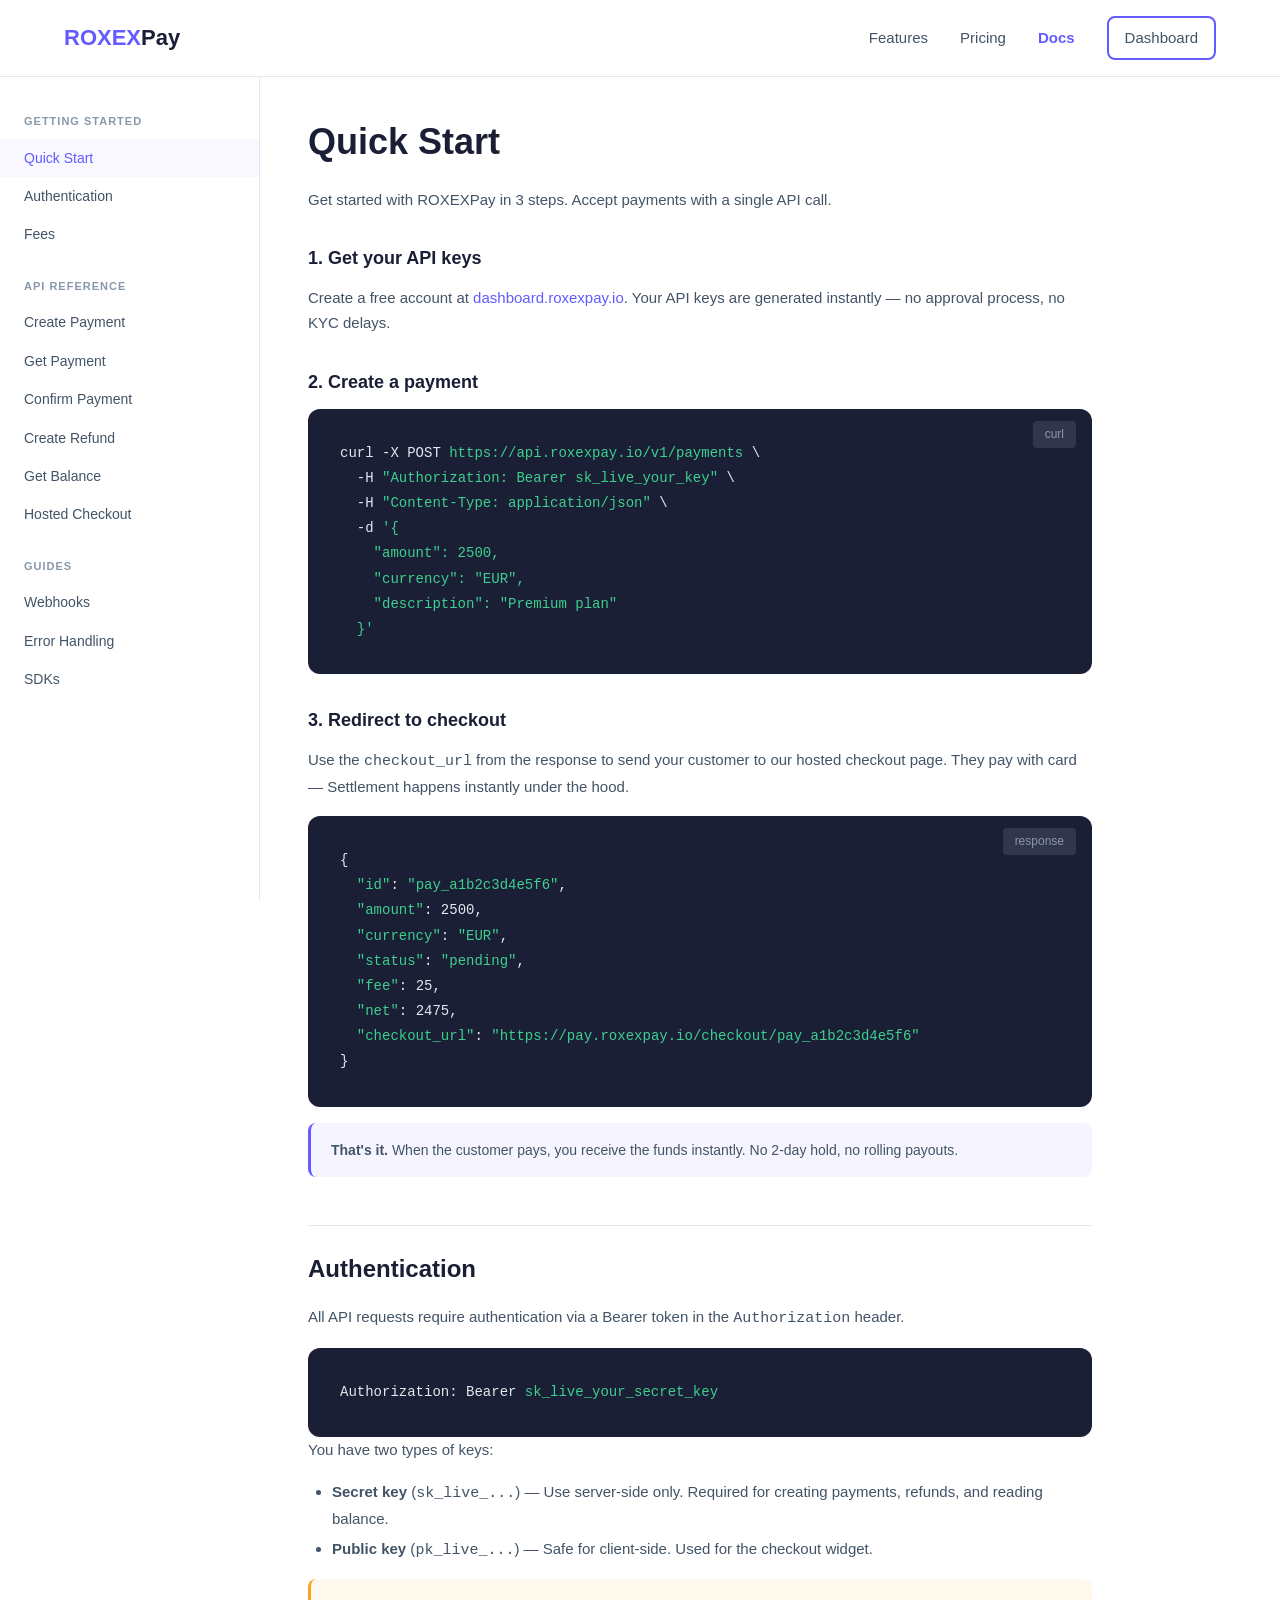
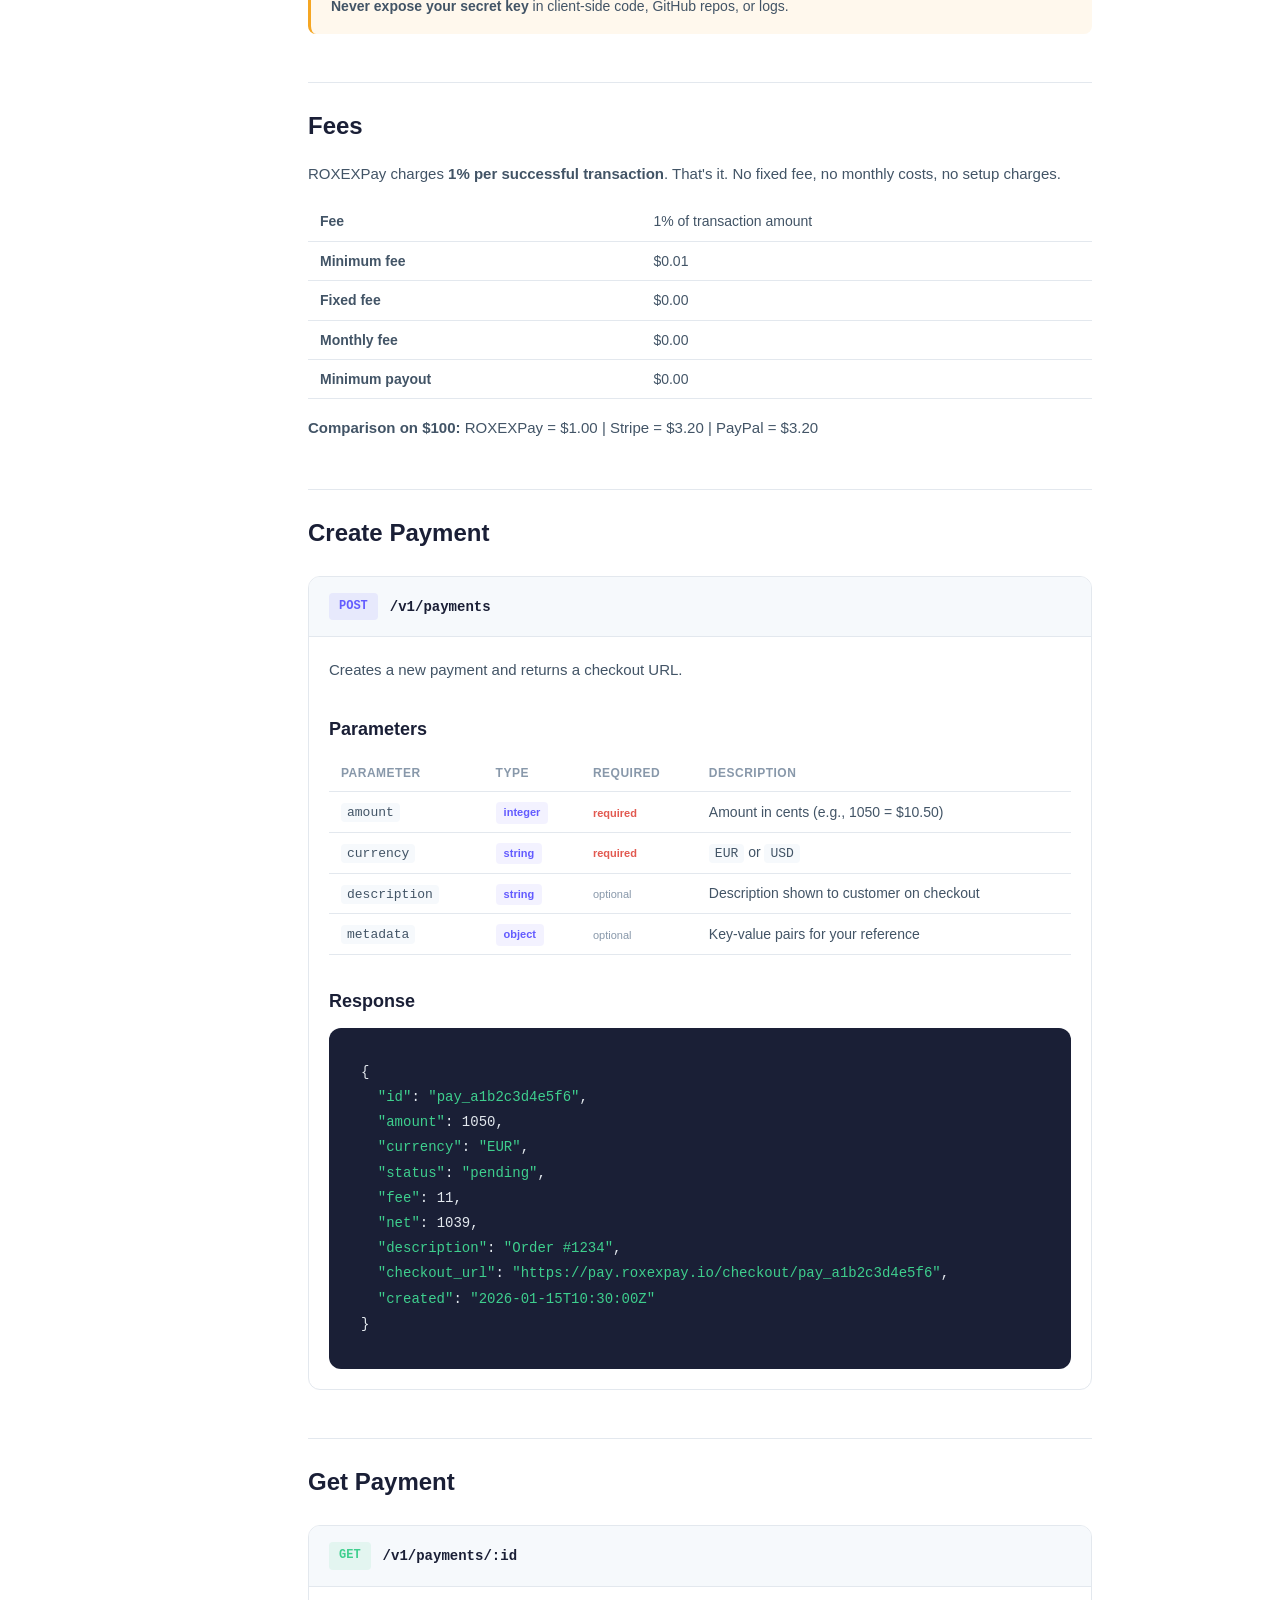
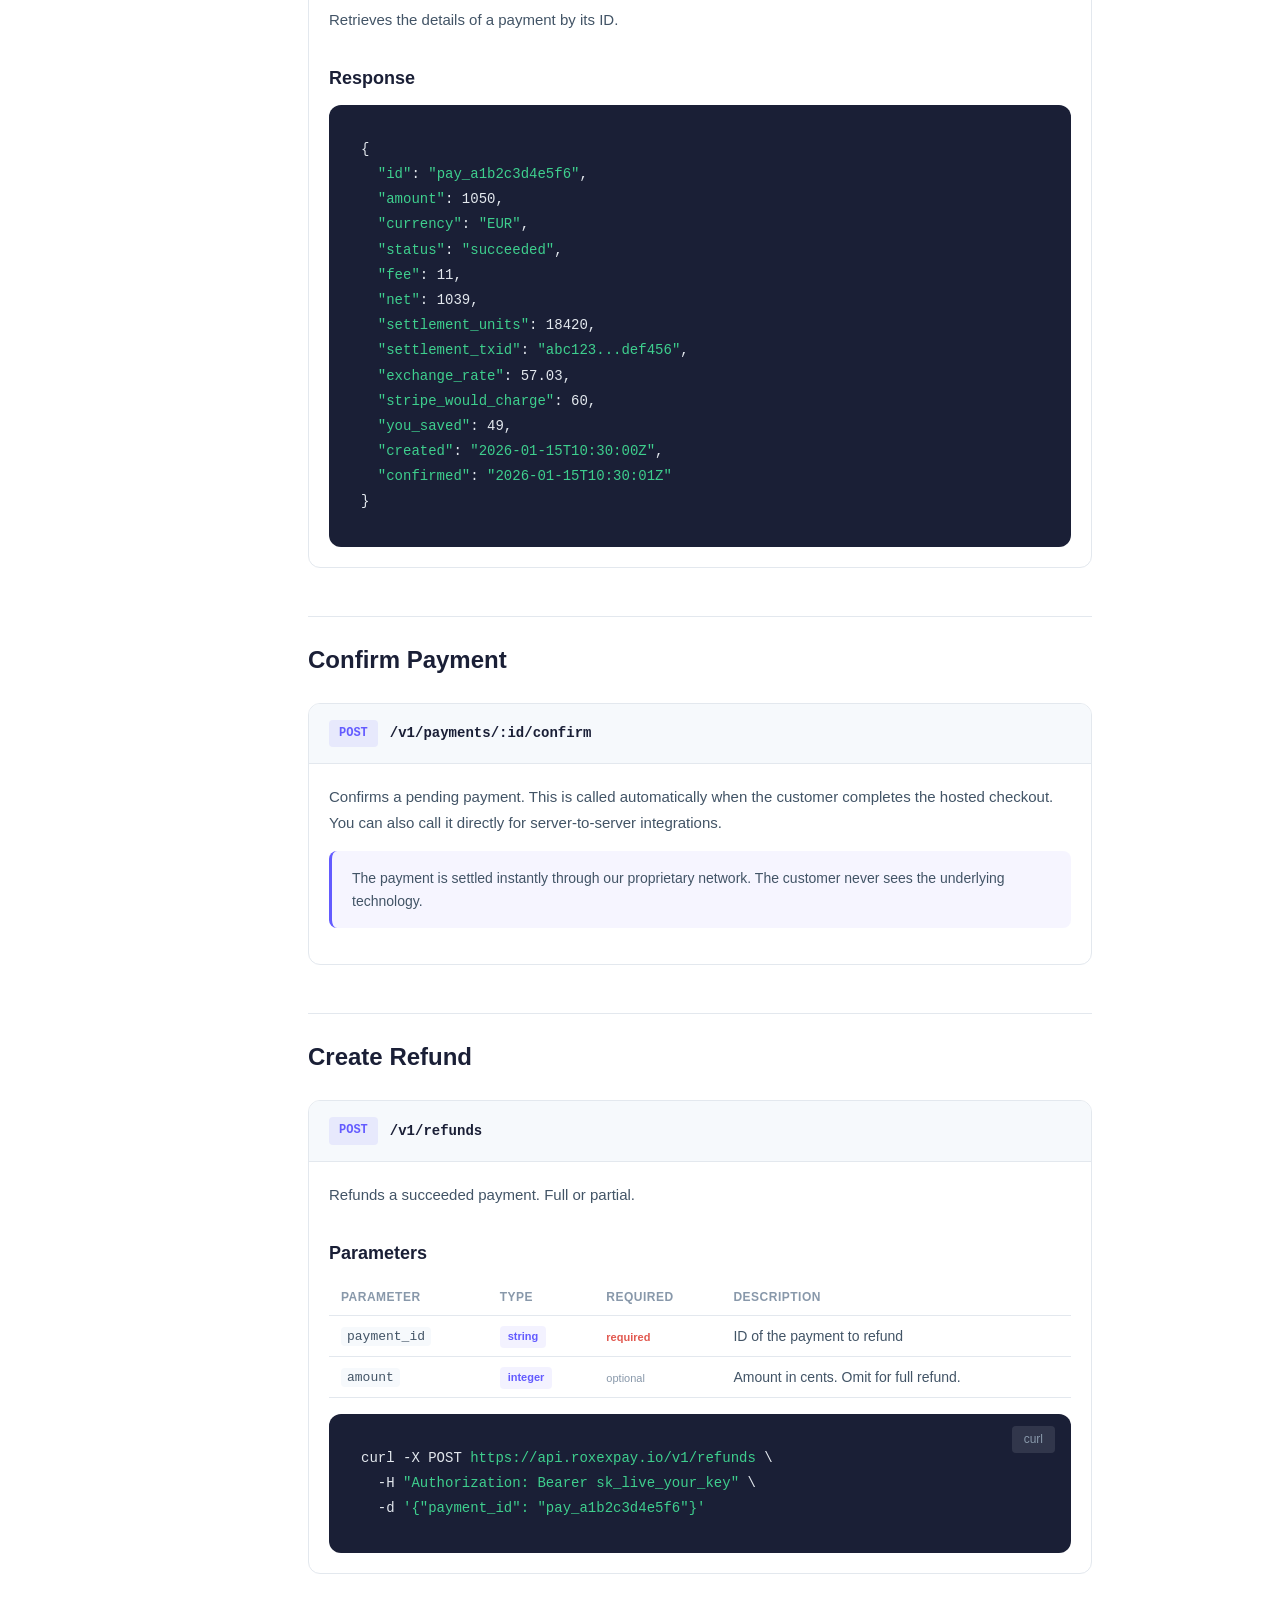
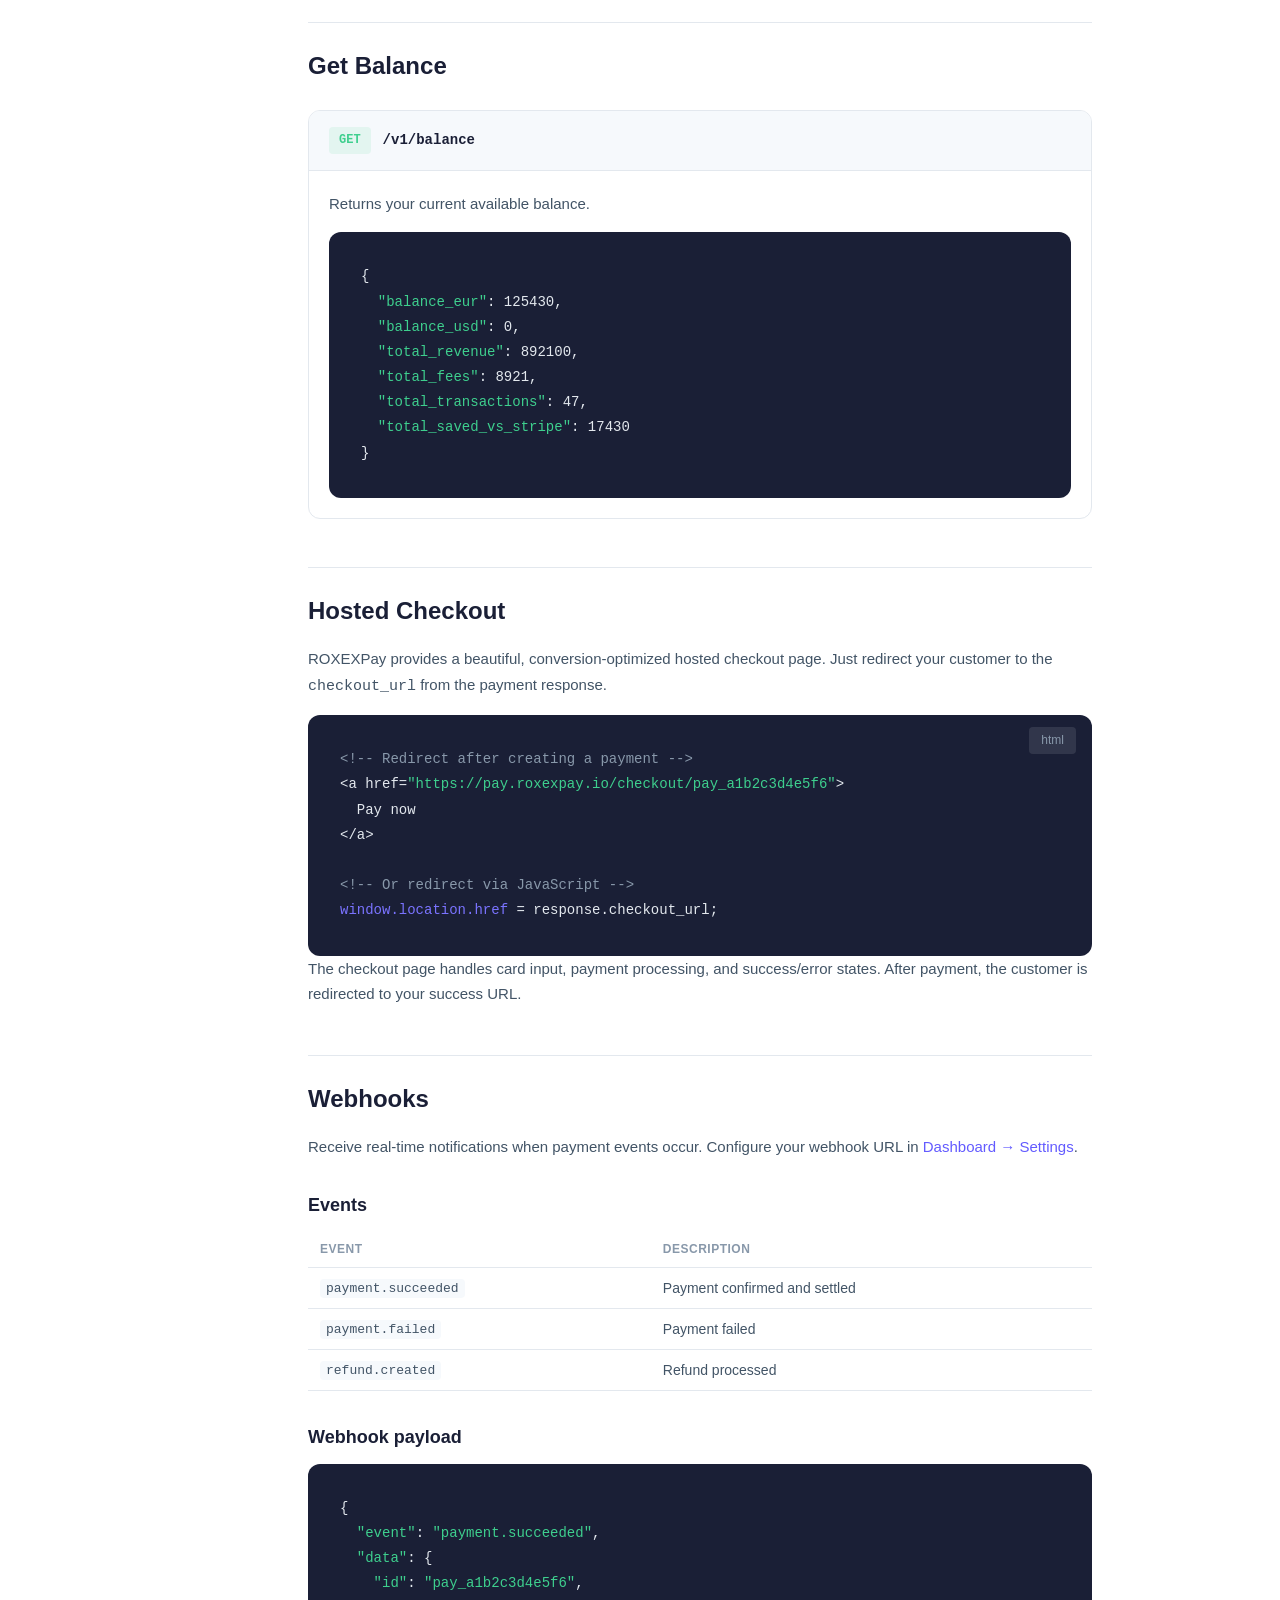
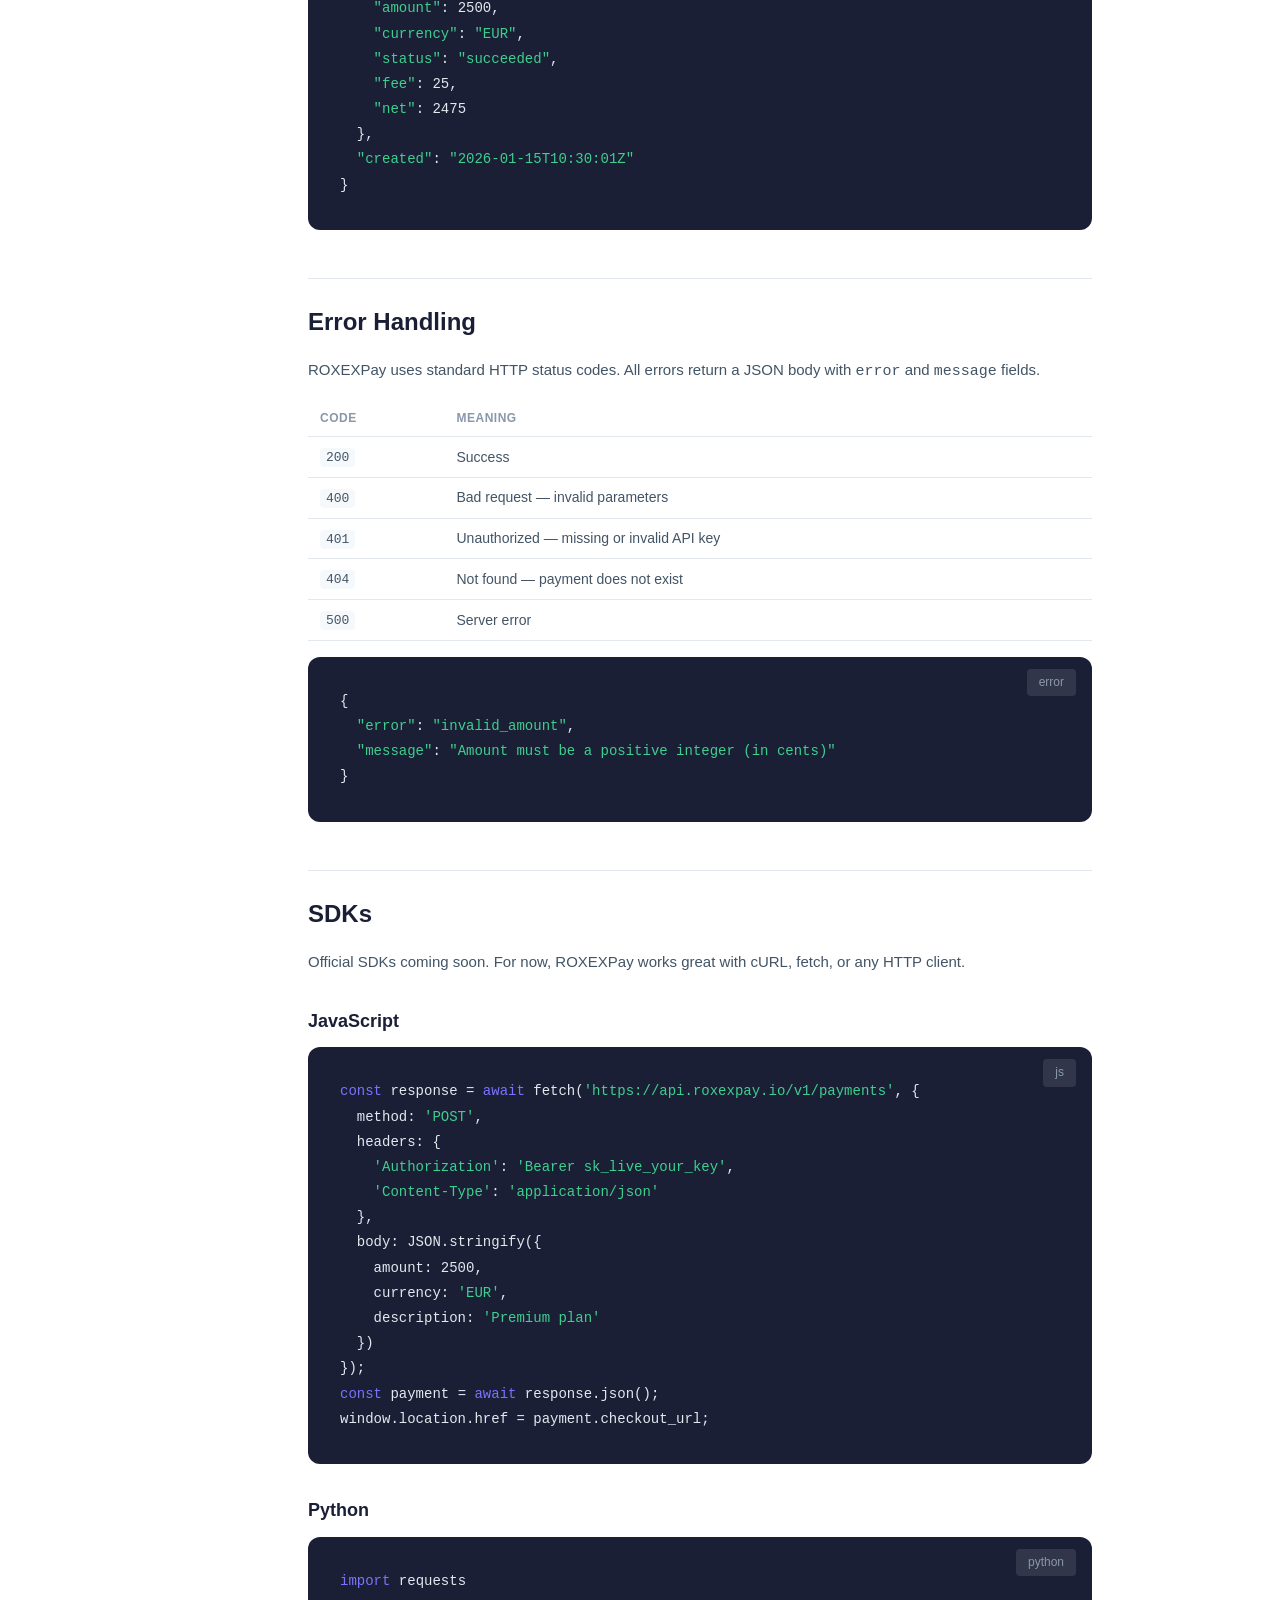
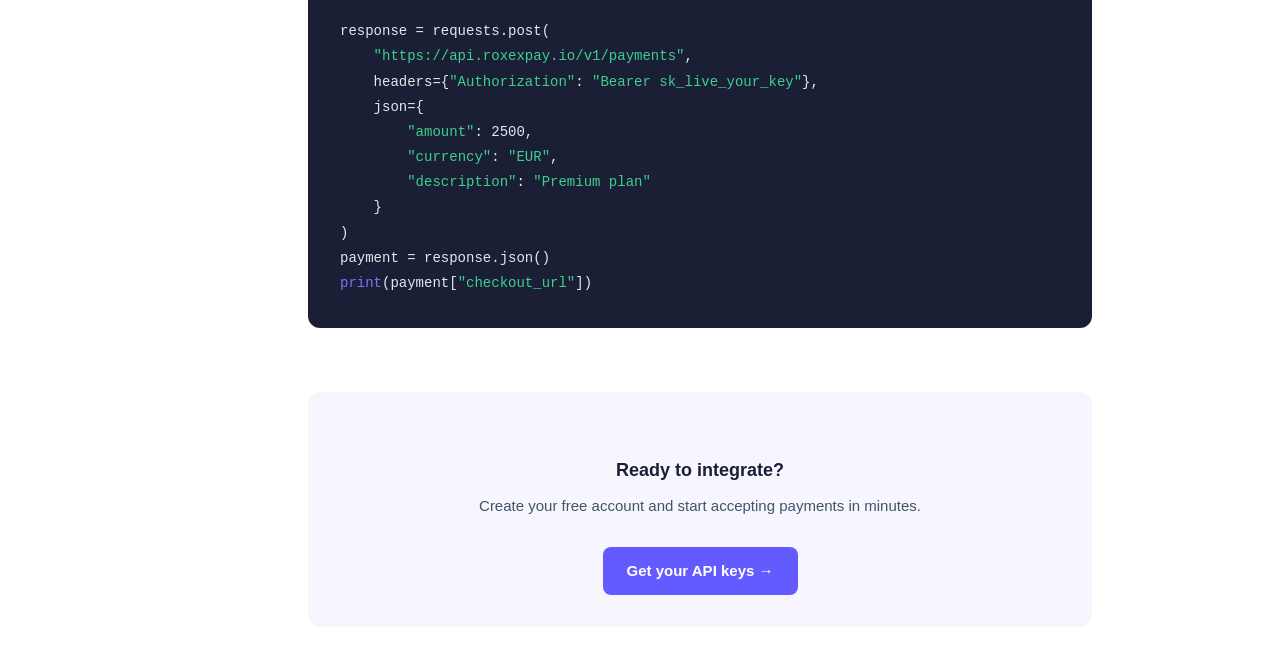
<file: web/docs.html>
<!DOCTYPE html>
<html lang="en">
<head>
  <meta charset="UTF-8">
  <meta name="viewport" content="width=device-width, initial-scale=1.0">
  <title>ROXEXPay — API Documentation</title>
  <link rel="stylesheet" href="css/style.css">
  <style>
    .docs-layout { display: flex; padding-top: 65px; min-height: 100vh; }
    .docs-sidebar {
      width: 260px; background: white; border-right: 1px solid var(--border);
      position: fixed; left: 0; top: 65px; bottom: 0; overflow-y: auto; padding: 24px 0;
    }
    .docs-sidebar h4 {
      font-size: 11px; text-transform: uppercase; letter-spacing: 1px;
      color: var(--text-light); padding: 8px 24px; margin-top: 16px;
    }
    .docs-sidebar a {
      display: block; padding: 8px 24px; font-size: 14px; color: var(--text);
      transition: all 0.15s;
    }
    .docs-sidebar a:hover, .docs-sidebar a.active {
      color: var(--primary); background: rgba(99,91,255,0.04);
    }
    .docs-main { margin-left: 260px; flex: 1; padding: 48px; max-width: 880px; }
    .docs-main h1 { font-size: 36px; font-weight: 800; color: var(--text-dark); margin-bottom: 16px; }
    .docs-main h2 { font-size: 24px; font-weight: 700; color: var(--text-dark); margin: 48px 0 16px; padding-top: 24px; border-top: 1px solid var(--border); }
    .docs-main h3 { font-size: 18px; font-weight: 700; color: var(--text-dark); margin: 32px 0 12px; }
    .docs-main p { font-size: 15px; line-height: 1.7; color: var(--text); margin-bottom: 16px; }
    .docs-main ul, .docs-main ol { margin: 0 0 16px 24px; }
    .docs-main li { font-size: 15px; line-height: 1.7; color: var(--text); margin-bottom: 4px; }
    .endpoint {
      background: white; border: 1px solid var(--border); border-radius: 12px;
      margin: 24px 0; overflow: hidden;
    }
    .endpoint-header {
      display: flex; align-items: center; gap: 12px; padding: 16px 20px;
      border-bottom: 1px solid var(--border); background: var(--bg);
    }
    .method {
      display: inline-block; padding: 4px 10px; border-radius: 4px;
      font-size: 12px; font-weight: 700; font-family: monospace;
    }
    .method-post { background: rgba(99,91,255,0.1); color: var(--primary); }
    .method-get { background: rgba(62,207,142,0.1); color: var(--success); }
    .endpoint-path { font-family: 'SF Mono', monospace; font-size: 14px; color: var(--text-dark); font-weight: 600; }
    .endpoint-body { padding: 20px; }
    .param-table { width: 100%; border-collapse: collapse; margin: 12px 0; }
    .param-table th {
      text-align: left; padding: 8px 12px; font-size: 12px; text-transform: uppercase;
      letter-spacing: 0.5px; color: var(--text-light); border-bottom: 1px solid var(--border);
    }
    .param-table td { padding: 8px 12px; font-size: 14px; border-bottom: 1px solid var(--border); }
    .param-table code { background: var(--bg); padding: 2px 6px; border-radius: 4px; font-size: 13px; }
    .type-badge {
      display: inline-block; font-size: 11px; font-weight: 600; color: var(--primary);
      background: rgba(99,91,255,0.08); padding: 2px 8px; border-radius: 4px;
    }
    .required { color: var(--danger); font-size: 11px; font-weight: 600; }
    .optional { color: var(--text-light); font-size: 11px; }
    .alert {
      padding: 16px 20px; border-radius: 8px; font-size: 14px; margin: 16px 0;
    }
    .alert-info { background: rgba(99,91,255,0.06); border-left: 3px solid var(--primary); }
    .alert-warning { background: rgba(245,166,35,0.08); border-left: 3px solid var(--warning); }
    @media (max-width: 768px) {
      .docs-sidebar { display: none; }
      .docs-main { margin-left: 0; padding: 24px; }
    }
  </style>
</head>
<body>

<!-- Nav -->
<nav class="nav">
  <div class="container">
    <a href="index.html" class="nav-logo"><span>ROXEX</span>Pay</a>
    <div class="nav-links">
      <a href="index.html#features">Features</a>
      <a href="index.html#pricing">Pricing</a>
      <a href="docs.html" style="color:var(--primary);font-weight:600">Docs</a>
      <a href="dashboard.html" class="btn btn-sm btn-outline">Dashboard</a>
    </div>
  </div>
</nav>

<div class="docs-layout">

  <!-- Sidebar -->
  <aside class="docs-sidebar">
    <h4>Getting Started</h4>
    <a href="#quickstart" class="active">Quick Start</a>
    <a href="#authentication">Authentication</a>
    <a href="#fees">Fees</a>
    <h4>API Reference</h4>
    <a href="#create-payment">Create Payment</a>
    <a href="#get-payment">Get Payment</a>
    <a href="#confirm-payment">Confirm Payment</a>
    <a href="#create-refund">Create Refund</a>
    <a href="#get-balance">Get Balance</a>
    <a href="#checkout">Hosted Checkout</a>
    <h4>Guides</h4>
    <a href="#webhooks">Webhooks</a>
    <a href="#errors">Error Handling</a>
    <a href="#sdks">SDKs</a>
  </aside>

  <!-- Main -->
  <main class="docs-main" id="api">

    <h1 id="quickstart">Quick Start</h1>
    <p>Get started with ROXEXPay in 3 steps. Accept payments with a single API call.</p>

    <h3>1. Get your API keys</h3>
    <p>Create a free account at <a href="dashboard.html#signup">dashboard.roxexpay.io</a>. Your API keys are generated instantly — no approval process, no KYC delays.</p>

    <h3>2. Create a payment</h3>
    <div class="code-block">
      <span class="code-label">curl</span>
      <pre>
curl -X POST <span class="code-string">https://api.roxexpay.io/v1/payments</span> \
  -H <span class="code-string">"Authorization: Bearer sk_live_your_key"</span> \
  -H <span class="code-string">"Content-Type: application/json"</span> \
  -d <span class="code-string">'{
    "amount": 2500,
    "currency": "EUR",
    "description": "Premium plan"
  }'</span></pre>
    </div>

    <h3>3. Redirect to checkout</h3>
    <p>Use the <code>checkout_url</code> from the response to send your customer to our hosted checkout page. They pay with card — Settlement happens instantly under the hood.</p>
    <div class="code-block">
      <span class="code-label">response</span>
      <pre>
{
  <span class="code-string">"id"</span>: <span class="code-string">"pay_a1b2c3d4e5f6"</span>,
  <span class="code-string">"amount"</span>: 2500,
  <span class="code-string">"currency"</span>: <span class="code-string">"EUR"</span>,
  <span class="code-string">"status"</span>: <span class="code-string">"pending"</span>,
  <span class="code-string">"fee"</span>: 25,
  <span class="code-string">"net"</span>: 2475,
  <span class="code-string">"checkout_url"</span>: <span class="code-string">"https://pay.roxexpay.io/checkout/pay_a1b2c3d4e5f6"</span>
}</pre>
    </div>

    <div class="alert alert-info">
      <strong>That's it.</strong> When the customer pays, you receive the funds instantly. No 2-day hold, no rolling payouts.
    </div>

    <!-- Authentication -->
    <h2 id="authentication">Authentication</h2>
    <p>All API requests require authentication via a Bearer token in the <code>Authorization</code> header.</p>
    <div class="code-block">
      <pre>Authorization: Bearer <span class="code-string">sk_live_your_secret_key</span></pre>
    </div>
    <p>You have two types of keys:</p>
    <ul>
      <li><strong>Secret key</strong> (<code>sk_live_...</code>) — Use server-side only. Required for creating payments, refunds, and reading balance.</li>
      <li><strong>Public key</strong> (<code>pk_live_...</code>) — Safe for client-side. Used for the checkout widget.</li>
    </ul>
    <div class="alert alert-warning">
      <strong>Never expose your secret key</strong> in client-side code, GitHub repos, or logs.
    </div>

    <!-- Fees -->
    <h2 id="fees">Fees</h2>
    <p>ROXEXPay charges <strong>1% per successful transaction</strong>. That's it. No fixed fee, no monthly costs, no setup charges.</p>
    <table class="param-table">
      <tr><td><strong>Fee</strong></td><td>1% of transaction amount</td></tr>
      <tr><td><strong>Minimum fee</strong></td><td>$0.01</td></tr>
      <tr><td><strong>Fixed fee</strong></td><td>$0.00</td></tr>
      <tr><td><strong>Monthly fee</strong></td><td>$0.00</td></tr>
      <tr><td><strong>Minimum payout</strong></td><td>$0.00</td></tr>
    </table>
    <p style="margin-top:16px"><strong>Comparison on $100:</strong> ROXEXPay = $1.00 | Stripe = $3.20 | PayPal = $3.20</p>

    <!-- Create Payment -->
    <h2 id="create-payment">Create Payment</h2>
    <div class="endpoint">
      <div class="endpoint-header">
        <span class="method method-post">POST</span>
        <span class="endpoint-path">/v1/payments</span>
      </div>
      <div class="endpoint-body">
        <p>Creates a new payment and returns a checkout URL.</p>
        <h3>Parameters</h3>
        <table class="param-table">
          <thead><tr><th>Parameter</th><th>Type</th><th>Required</th><th>Description</th></tr></thead>
          <tbody>
            <tr>
              <td><code>amount</code></td>
              <td><span class="type-badge">integer</span></td>
              <td><span class="required">required</span></td>
              <td>Amount in cents (e.g., 1050 = $10.50)</td>
            </tr>
            <tr>
              <td><code>currency</code></td>
              <td><span class="type-badge">string</span></td>
              <td><span class="required">required</span></td>
              <td><code>EUR</code> or <code>USD</code></td>
            </tr>
            <tr>
              <td><code>description</code></td>
              <td><span class="type-badge">string</span></td>
              <td><span class="optional">optional</span></td>
              <td>Description shown to customer on checkout</td>
            </tr>
            <tr>
              <td><code>metadata</code></td>
              <td><span class="type-badge">object</span></td>
              <td><span class="optional">optional</span></td>
              <td>Key-value pairs for your reference</td>
            </tr>
          </tbody>
        </table>
        <h3>Response</h3>
        <div class="code-block" style="margin-top:12px">
          <pre>
{
  <span class="code-string">"id"</span>: <span class="code-string">"pay_a1b2c3d4e5f6"</span>,
  <span class="code-string">"amount"</span>: 1050,
  <span class="code-string">"currency"</span>: <span class="code-string">"EUR"</span>,
  <span class="code-string">"status"</span>: <span class="code-string">"pending"</span>,
  <span class="code-string">"fee"</span>: 11,
  <span class="code-string">"net"</span>: 1039,
  <span class="code-string">"description"</span>: <span class="code-string">"Order #1234"</span>,
  <span class="code-string">"checkout_url"</span>: <span class="code-string">"https://pay.roxexpay.io/checkout/pay_a1b2c3d4e5f6"</span>,
  <span class="code-string">"created"</span>: <span class="code-string">"2026-01-15T10:30:00Z"</span>
}</pre>
        </div>
      </div>
    </div>

    <!-- Get Payment -->
    <h2 id="get-payment">Get Payment</h2>
    <div class="endpoint">
      <div class="endpoint-header">
        <span class="method method-get">GET</span>
        <span class="endpoint-path">/v1/payments/:id</span>
      </div>
      <div class="endpoint-body">
        <p>Retrieves the details of a payment by its ID.</p>
        <h3>Response</h3>
        <div class="code-block" style="margin-top:12px">
          <pre>
{
  <span class="code-string">"id"</span>: <span class="code-string">"pay_a1b2c3d4e5f6"</span>,
  <span class="code-string">"amount"</span>: 1050,
  <span class="code-string">"currency"</span>: <span class="code-string">"EUR"</span>,
  <span class="code-string">"status"</span>: <span class="code-string">"succeeded"</span>,
  <span class="code-string">"fee"</span>: 11,
  <span class="code-string">"net"</span>: 1039,
  <span class="code-string">"settlement_units"</span>: 18420,
  <span class="code-string">"settlement_txid"</span>: <span class="code-string">"abc123...def456"</span>,
  <span class="code-string">"exchange_rate"</span>: 57.03,
  <span class="code-string">"stripe_would_charge"</span>: 60,
  <span class="code-string">"you_saved"</span>: 49,
  <span class="code-string">"created"</span>: <span class="code-string">"2026-01-15T10:30:00Z"</span>,
  <span class="code-string">"confirmed"</span>: <span class="code-string">"2026-01-15T10:30:01Z"</span>
}</pre>
        </div>
      </div>
    </div>

    <!-- Confirm Payment -->
    <h2 id="confirm-payment">Confirm Payment</h2>
    <div class="endpoint">
      <div class="endpoint-header">
        <span class="method method-post">POST</span>
        <span class="endpoint-path">/v1/payments/:id/confirm</span>
      </div>
      <div class="endpoint-body">
        <p>Confirms a pending payment. This is called automatically when the customer completes the hosted checkout. You can also call it directly for server-to-server integrations.</p>
        <div class="alert alert-info">
          The payment is settled instantly through our proprietary network. The customer never sees the underlying technology.
        </div>
      </div>
    </div>

    <!-- Create Refund -->
    <h2 id="create-refund">Create Refund</h2>
    <div class="endpoint">
      <div class="endpoint-header">
        <span class="method method-post">POST</span>
        <span class="endpoint-path">/v1/refunds</span>
      </div>
      <div class="endpoint-body">
        <p>Refunds a succeeded payment. Full or partial.</p>
        <h3>Parameters</h3>
        <table class="param-table">
          <thead><tr><th>Parameter</th><th>Type</th><th>Required</th><th>Description</th></tr></thead>
          <tbody>
            <tr>
              <td><code>payment_id</code></td>
              <td><span class="type-badge">string</span></td>
              <td><span class="required">required</span></td>
              <td>ID of the payment to refund</td>
            </tr>
            <tr>
              <td><code>amount</code></td>
              <td><span class="type-badge">integer</span></td>
              <td><span class="optional">optional</span></td>
              <td>Amount in cents. Omit for full refund.</td>
            </tr>
          </tbody>
        </table>
        <div class="code-block" style="margin-top:16px">
          <span class="code-label">curl</span>
          <pre>
curl -X POST <span class="code-string">https://api.roxexpay.io/v1/refunds</span> \
  -H <span class="code-string">"Authorization: Bearer sk_live_your_key"</span> \
  -d <span class="code-string">'{"payment_id": "pay_a1b2c3d4e5f6"}'</span></pre>
        </div>
      </div>
    </div>

    <!-- Get Balance -->
    <h2 id="get-balance">Get Balance</h2>
    <div class="endpoint">
      <div class="endpoint-header">
        <span class="method method-get">GET</span>
        <span class="endpoint-path">/v1/balance</span>
      </div>
      <div class="endpoint-body">
        <p>Returns your current available balance.</p>
        <div class="code-block" style="margin-top:12px">
          <pre>
{
  <span class="code-string">"balance_eur"</span>: 125430,
  <span class="code-string">"balance_usd"</span>: 0,
  <span class="code-string">"total_revenue"</span>: 892100,
  <span class="code-string">"total_fees"</span>: 8921,
  <span class="code-string">"total_transactions"</span>: 47,
  <span class="code-string">"total_saved_vs_stripe"</span>: 17430
}</pre>
        </div>
      </div>
    </div>

    <!-- Hosted Checkout -->
    <h2 id="checkout">Hosted Checkout</h2>
    <p>ROXEXPay provides a beautiful, conversion-optimized hosted checkout page. Just redirect your customer to the <code>checkout_url</code> from the payment response.</p>
    <div class="code-block">
      <span class="code-label">html</span>
      <pre>
<span class="code-comment">&lt;!-- Redirect after creating a payment --&gt;</span>
&lt;a href=<span class="code-string">"https://pay.roxexpay.io/checkout/pay_a1b2c3d4e5f6"</span>&gt;
  Pay now
&lt;/a&gt;

<span class="code-comment">&lt;!-- Or redirect via JavaScript --&gt;</span>
<span class="code-keyword">window.location.href</span> = response.checkout_url;</pre>
    </div>
    <p>The checkout page handles card input, payment processing, and success/error states. After payment, the customer is redirected to your success URL.</p>

    <!-- Webhooks -->
    <h2 id="webhooks">Webhooks</h2>
    <p>Receive real-time notifications when payment events occur. Configure your webhook URL in <a href="dashboard.html">Dashboard &rarr; Settings</a>.</p>
    <h3>Events</h3>
    <table class="param-table">
      <thead><tr><th>Event</th><th>Description</th></tr></thead>
      <tbody>
        <tr><td><code>payment.succeeded</code></td><td>Payment confirmed and settled</td></tr>
        <tr><td><code>payment.failed</code></td><td>Payment failed</td></tr>
        <tr><td><code>refund.created</code></td><td>Refund processed</td></tr>
      </tbody>
    </table>
    <h3>Webhook payload</h3>
    <div class="code-block" style="margin-top:12px">
      <pre>
{
  <span class="code-string">"event"</span>: <span class="code-string">"payment.succeeded"</span>,
  <span class="code-string">"data"</span>: {
    <span class="code-string">"id"</span>: <span class="code-string">"pay_a1b2c3d4e5f6"</span>,
    <span class="code-string">"amount"</span>: 2500,
    <span class="code-string">"currency"</span>: <span class="code-string">"EUR"</span>,
    <span class="code-string">"status"</span>: <span class="code-string">"succeeded"</span>,
    <span class="code-string">"fee"</span>: 25,
    <span class="code-string">"net"</span>: 2475
  },
  <span class="code-string">"created"</span>: <span class="code-string">"2026-01-15T10:30:01Z"</span>
}</pre>
    </div>

    <!-- Errors -->
    <h2 id="errors">Error Handling</h2>
    <p>ROXEXPay uses standard HTTP status codes. All errors return a JSON body with <code>error</code> and <code>message</code> fields.</p>
    <table class="param-table">
      <thead><tr><th>Code</th><th>Meaning</th></tr></thead>
      <tbody>
        <tr><td><code>200</code></td><td>Success</td></tr>
        <tr><td><code>400</code></td><td>Bad request — invalid parameters</td></tr>
        <tr><td><code>401</code></td><td>Unauthorized — missing or invalid API key</td></tr>
        <tr><td><code>404</code></td><td>Not found — payment does not exist</td></tr>
        <tr><td><code>500</code></td><td>Server error</td></tr>
      </tbody>
    </table>
    <div class="code-block" style="margin-top:16px">
      <span class="code-label">error</span>
      <pre>
{
  <span class="code-string">"error"</span>: <span class="code-string">"invalid_amount"</span>,
  <span class="code-string">"message"</span>: <span class="code-string">"Amount must be a positive integer (in cents)"</span>
}</pre>
    </div>

    <!-- SDKs -->
    <h2 id="sdks">SDKs</h2>
    <p>Official SDKs coming soon. For now, ROXEXPay works great with cURL, fetch, or any HTTP client.</p>

    <h3>JavaScript</h3>
    <div class="code-block">
      <span class="code-label">js</span>
      <pre>
<span class="code-keyword">const</span> response = <span class="code-keyword">await</span> fetch(<span class="code-string">'https://api.roxexpay.io/v1/payments'</span>, {
  method: <span class="code-string">'POST'</span>,
  headers: {
    <span class="code-string">'Authorization'</span>: <span class="code-string">'Bearer sk_live_your_key'</span>,
    <span class="code-string">'Content-Type'</span>: <span class="code-string">'application/json'</span>
  },
  body: JSON.stringify({
    amount: 2500,
    currency: <span class="code-string">'EUR'</span>,
    description: <span class="code-string">'Premium plan'</span>
  })
});
<span class="code-keyword">const</span> payment = <span class="code-keyword">await</span> response.json();
window.location.href = payment.checkout_url;</pre>
    </div>

    <h3>Python</h3>
    <div class="code-block">
      <span class="code-label">python</span>
      <pre>
<span class="code-keyword">import</span> requests

response = requests.post(
    <span class="code-string">"https://api.roxexpay.io/v1/payments"</span>,
    headers={<span class="code-string">"Authorization"</span>: <span class="code-string">"Bearer sk_live_your_key"</span>},
    json={
        <span class="code-string">"amount"</span>: 2500,
        <span class="code-string">"currency"</span>: <span class="code-string">"EUR"</span>,
        <span class="code-string">"description"</span>: <span class="code-string">"Premium plan"</span>
    }
)
payment = response.json()
<span class="code-keyword">print</span>(payment[<span class="code-string">"checkout_url"</span>])</pre>
    </div>

    <div style="margin-top:64px;padding:32px;background:rgba(99,91,255,0.05);border-radius:12px;text-align:center">
      <h3 style="color:var(--text-dark);margin-bottom:8px">Ready to integrate?</h3>
      <p>Create your free account and start accepting payments in minutes.</p>
      <a href="dashboard.html#signup" class="btn btn-primary" style="margin-top:12px">Get your API keys &rarr;</a>
    </div>

  </main>
</div>

</body>
</html>
</file>
<file: web/css/style.css>
/* ROXEXPay — Global Styles */
:root {
  --primary: #635bff;
  --primary-dark: #4b45c6;
  --primary-light: #7a73ff;
  --bg: #f6f9fc;
  --bg-dark: #0a2540;
  --text: #425466;
  --text-dark: #1a1f36;
  --text-light: #8898aa;
  --white: #ffffff;
  --border: #e3e8ee;
  --success: #3ecf8e;
  --warning: #f5a623;
  --danger: #e25950;
  --radius: 8px;
  --shadow: 0 2px 8px rgba(0,0,0,0.08);
  --shadow-lg: 0 8px 32px rgba(0,0,0,0.12);
}

* { margin: 0; padding: 0; box-sizing: border-box; }
html { scroll-behavior: smooth; }
body {
  font-family: -apple-system, BlinkMacSystemFont, 'Segoe UI', Roboto, 'Helvetica Neue', sans-serif;
  color: var(--text);
  line-height: 1.6;
  -webkit-font-smoothing: antialiased;
}

a { color: var(--primary); text-decoration: none; }
a:hover { color: var(--primary-dark); }

.container { max-width: 1200px; margin: 0 auto; padding: 0 24px; }

/* Nav */
.nav {
  position: fixed; top: 0; left: 0; right: 0; z-index: 100;
  background: rgba(255,255,255,0.95); backdrop-filter: blur(12px);
  border-bottom: 1px solid var(--border);
  padding: 16px 0;
}
.nav .container {
  display: flex; align-items: center; justify-content: space-between;
}
.nav-logo {
  font-size: 22px; font-weight: 700; color: var(--text-dark);
}
.nav-logo span { color: var(--primary); }
.nav-links { display: flex; gap: 32px; align-items: center; }
.nav-links a { color: var(--text); font-size: 15px; font-weight: 500; }
.nav-links a:hover { color: var(--text-dark); }

/* Buttons */
.btn {
  display: inline-block; padding: 12px 24px; border-radius: var(--radius);
  font-size: 15px; font-weight: 600; cursor: pointer; border: none;
  transition: all 0.2s;
}
.btn-primary {
  background: var(--primary); color: white;
}
.btn-primary:hover { background: var(--primary-dark); color: white; transform: translateY(-1px); box-shadow: var(--shadow); }
.btn-outline {
  background: transparent; color: var(--primary); border: 2px solid var(--primary);
}
.btn-outline:hover { background: var(--primary); color: white; }
.btn-dark {
  background: var(--bg-dark); color: white;
}
.btn-dark:hover { background: #0d2f4f; color: white; }
.btn-lg { padding: 16px 32px; font-size: 17px; }
.btn-sm { padding: 8px 16px; font-size: 13px; }

/* Hero */
.hero {
  padding: 160px 0 100px;
  background: linear-gradient(135deg, #f6f9fc 0%, #eef2f7 100%);
  position: relative; overflow: hidden;
}
.hero::after {
  content: ''; position: absolute; top: -50%; right: -20%; width: 60%; height: 200%;
  background: radial-gradient(ellipse, rgba(99,91,255,0.08) 0%, transparent 70%);
}
.hero .container { position: relative; z-index: 1; }
.hero-content { max-width: 640px; }
.hero-badge {
  display: inline-block; background: rgba(99,91,255,0.1); color: var(--primary);
  padding: 6px 16px; border-radius: 20px; font-size: 13px; font-weight: 600;
  margin-bottom: 24px;
}
.hero h1 {
  font-size: 56px; font-weight: 800; color: var(--text-dark);
  line-height: 1.1; margin-bottom: 24px;
}
.hero h1 span { color: var(--primary); }
.hero p {
  font-size: 20px; color: var(--text); margin-bottom: 40px; max-width: 520px;
}
.hero-buttons { display: flex; gap: 16px; align-items: center; }
.hero-stats {
  display: flex; gap: 48px; margin-top: 64px; padding-top: 48px;
  border-top: 1px solid var(--border);
}
.hero-stat h3 { font-size: 36px; font-weight: 800; color: var(--primary); }
.hero-stat p { font-size: 14px; color: var(--text-light); margin-top: 4px; }

/* Sections */
.section { padding: 100px 0; }
.section-dark { background: var(--bg-dark); color: white; }
.section-dark .section-subtitle { color: rgba(255,255,255,0.6); }
.section-gray { background: var(--bg); }
.section-title {
  font-size: 40px; font-weight: 800; color: var(--text-dark); text-align: center;
  margin-bottom: 16px;
}
.section-dark .section-title { color: white; }
.section-subtitle {
  font-size: 18px; color: var(--text-light); text-align: center;
  max-width: 600px; margin: 0 auto 64px;
}

/* Feature Grid */
.features-grid {
  display: grid; grid-template-columns: repeat(3, 1fr); gap: 32px;
}
.feature-card {
  background: white; border-radius: 12px; padding: 40px;
  border: 1px solid var(--border); transition: all 0.3s;
}
.feature-card:hover {
  transform: translateY(-4px); box-shadow: var(--shadow-lg);
  border-color: var(--primary);
}
.feature-icon {
  width: 48px; height: 48px; border-radius: 12px;
  background: rgba(99,91,255,0.1); display: flex; align-items: center;
  justify-content: center; font-size: 24px; margin-bottom: 20px;
}
.feature-card h3 {
  font-size: 20px; font-weight: 700; color: var(--text-dark); margin-bottom: 12px;
}
.feature-card p { font-size: 15px; color: var(--text); }

/* Comparison Table */
.comparison-table {
  width: 100%; border-collapse: collapse; border-radius: 12px; overflow: hidden;
  box-shadow: var(--shadow);
}
.comparison-table th, .comparison-table td {
  padding: 16px 24px; text-align: left; border-bottom: 1px solid var(--border);
}
.comparison-table th {
  background: var(--bg-dark); color: white; font-weight: 600; font-size: 14px;
}
.comparison-table td { background: white; font-size: 15px; }
.comparison-table tr:last-child td { border-bottom: none; }
.highlight { color: var(--primary); font-weight: 700; }
.strikethrough { text-decoration: line-through; color: var(--text-light); }

/* Pricing */
.pricing-card {
  background: white; border-radius: 16px; padding: 48px;
  border: 2px solid var(--border); text-align: center;
  max-width: 480px; margin: 0 auto; position: relative;
}
.pricing-card.featured { border-color: var(--primary); }
.pricing-badge {
  position: absolute; top: -14px; left: 50%; transform: translateX(-50%);
  background: var(--primary); color: white; padding: 4px 20px;
  border-radius: 20px; font-size: 13px; font-weight: 600;
}
.pricing-amount {
  font-size: 64px; font-weight: 800; color: var(--text-dark);
}
.pricing-amount span { font-size: 24px; color: var(--text-light); }
.pricing-desc { font-size: 16px; color: var(--text); margin: 16px 0 32px; }
.pricing-features { list-style: none; text-align: left; margin-bottom: 40px; }
.pricing-features li {
  padding: 10px 0; border-bottom: 1px solid var(--border);
  font-size: 15px; color: var(--text);
}
.pricing-features li::before { content: '\2713  '; color: var(--success); font-weight: 700; }

/* Code Block */
.code-block {
  background: #1a1f36; border-radius: 12px; padding: 32px;
  overflow-x: auto; position: relative;
}
.code-block pre {
  color: #e3e8ee; font-family: 'SF Mono', 'Fira Code', monospace;
  font-size: 14px; line-height: 1.8;
}
.code-keyword { color: #7a73ff; }
.code-string { color: #3ecf8e; }
.code-comment { color: #8898aa; }
.code-label {
  position: absolute; top: 12px; right: 16px;
  background: rgba(255,255,255,0.1); color: #8898aa; padding: 4px 12px;
  border-radius: 4px; font-size: 12px;
}

/* CTA */
.cta { text-align: center; padding: 100px 0; }
.cta h2 { font-size: 44px; font-weight: 800; margin-bottom: 16px; }
.cta p { font-size: 18px; margin-bottom: 40px; }

/* Footer */
.footer {
  background: var(--bg-dark); color: rgba(255,255,255,0.6);
  padding: 64px 0 32px;
}
.footer-grid {
  display: grid; grid-template-columns: 2fr 1fr 1fr 1fr; gap: 48px;
  margin-bottom: 48px;
}
.footer-brand h3 { color: white; font-size: 22px; margin-bottom: 12px; }
.footer-brand h3 span { color: var(--primary); }
.footer-brand p { font-size: 14px; line-height: 1.7; }
.footer-col h4 { color: white; font-size: 14px; font-weight: 600; margin-bottom: 16px; text-transform: uppercase; letter-spacing: 1px; }
.footer-col a { display: block; color: rgba(255,255,255,0.5); font-size: 14px; margin-bottom: 10px; }
.footer-col a:hover { color: white; }
.footer-bottom {
  border-top: 1px solid rgba(255,255,255,0.1); padding-top: 24px;
  font-size: 13px; text-align: center;
}

/* Dashboard Styles */
.dash-layout { display: flex; min-height: 100vh; padding-top: 65px; }
.dash-sidebar {
  width: 240px; background: var(--bg-dark); padding: 24px 0;
  position: fixed; left: 0; top: 65px; bottom: 0; overflow-y: auto;
}
.dash-sidebar a {
  display: flex; align-items: center; gap: 12px;
  padding: 12px 24px; color: rgba(255,255,255,0.6); font-size: 14px;
  transition: all 0.2s;
}
.dash-sidebar a:hover, .dash-sidebar a.active {
  color: white; background: rgba(255,255,255,0.08);
}
.dash-main { margin-left: 240px; flex: 1; padding: 32px; background: var(--bg); }
.dash-header { margin-bottom: 32px; }
.dash-header h1 { font-size: 28px; color: var(--text-dark); font-weight: 700; }
.dash-cards { display: grid; grid-template-columns: repeat(4, 1fr); gap: 20px; margin-bottom: 32px; }
.dash-card {
  background: white; border-radius: 12px; padding: 24px;
  border: 1px solid var(--border);
}
.dash-card label { font-size: 12px; color: var(--text-light); text-transform: uppercase; letter-spacing: 0.5px; }
.dash-card .value { font-size: 28px; font-weight: 700; color: var(--text-dark); margin-top: 8px; }
.dash-card .change { font-size: 13px; color: var(--success); margin-top: 4px; }
.dash-table {
  background: white; border-radius: 12px; border: 1px solid var(--border);
  overflow: hidden;
}
.dash-table table { width: 100%; border-collapse: collapse; }
.dash-table th {
  text-align: left; padding: 14px 20px; font-size: 12px; color: var(--text-light);
  text-transform: uppercase; letter-spacing: 0.5px; border-bottom: 1px solid var(--border);
  background: var(--bg);
}
.dash-table td { padding: 14px 20px; font-size: 14px; border-bottom: 1px solid var(--border); }
.status-badge {
  display: inline-block; padding: 4px 10px; border-radius: 12px;
  font-size: 12px; font-weight: 600;
}
.status-succeeded { background: rgba(62,207,142,0.1); color: var(--success); }
.status-pending { background: rgba(245,166,35,0.1); color: var(--warning); }
.status-failed { background: rgba(226,89,80,0.1); color: var(--danger); }

/* Modal / Forms */
.modal-overlay {
  position: fixed; inset: 0; background: rgba(0,0,0,0.5);
  display: flex; align-items: center; justify-content: center; z-index: 200;
}
.modal {
  background: white; border-radius: 16px; padding: 40px;
  width: 440px; max-width: 95vw; box-shadow: var(--shadow-lg);
}
.modal h2 { font-size: 24px; font-weight: 700; color: var(--text-dark); margin-bottom: 24px; }
.form-group { margin-bottom: 20px; }
.form-group label {
  display: block; font-size: 13px; font-weight: 600; color: var(--text);
  margin-bottom: 6px; text-transform: uppercase; letter-spacing: 0.5px;
}
.form-group input, .form-group select {
  width: 100%; padding: 12px 16px; border: 2px solid var(--border);
  border-radius: var(--radius); font-size: 15px; transition: border-color 0.2s;
}
.form-group input:focus, .form-group select:focus {
  outline: none; border-color: var(--primary);
}

/* API Key display */
.api-key-box {
  background: #1a1f36; border-radius: 8px; padding: 16px 20px;
  display: flex; align-items: center; justify-content: space-between;
  margin-bottom: 12px;
}
.api-key-box code { color: #3ecf8e; font-family: 'SF Mono', monospace; font-size: 14px; }
.api-key-box button {
  background: rgba(255,255,255,0.1); border: none; color: white;
  padding: 6px 12px; border-radius: 4px; cursor: pointer; font-size: 12px;
}

/* Responsive */
@media (max-width: 768px) {
  .hero h1 { font-size: 36px; }
  .hero-stats { flex-direction: column; gap: 24px; }
  .features-grid { grid-template-columns: 1fr; }
  .footer-grid { grid-template-columns: 1fr 1fr; }
  .nav-links { display: none; }
  .dash-sidebar { display: none; }
  .dash-main { margin-left: 0; }
  .dash-cards { grid-template-columns: repeat(2, 1fr); }
}
</file>
